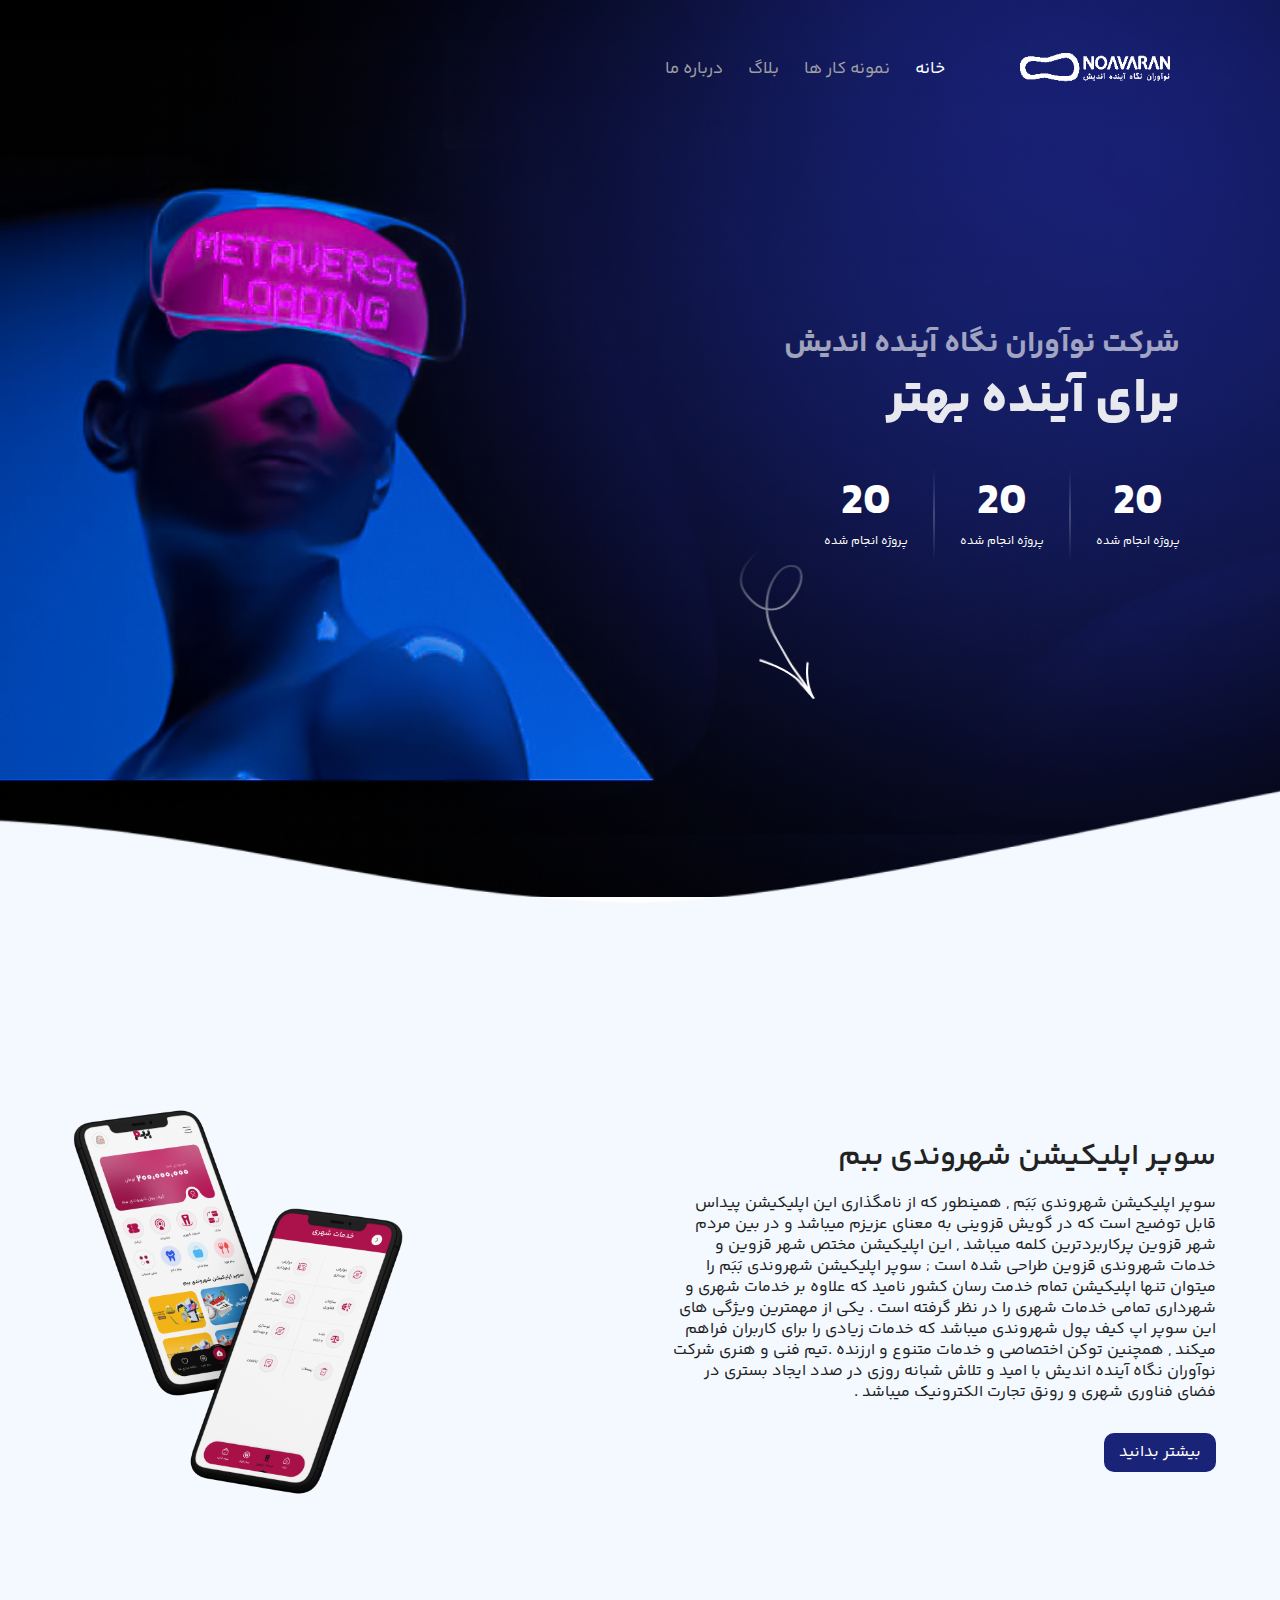
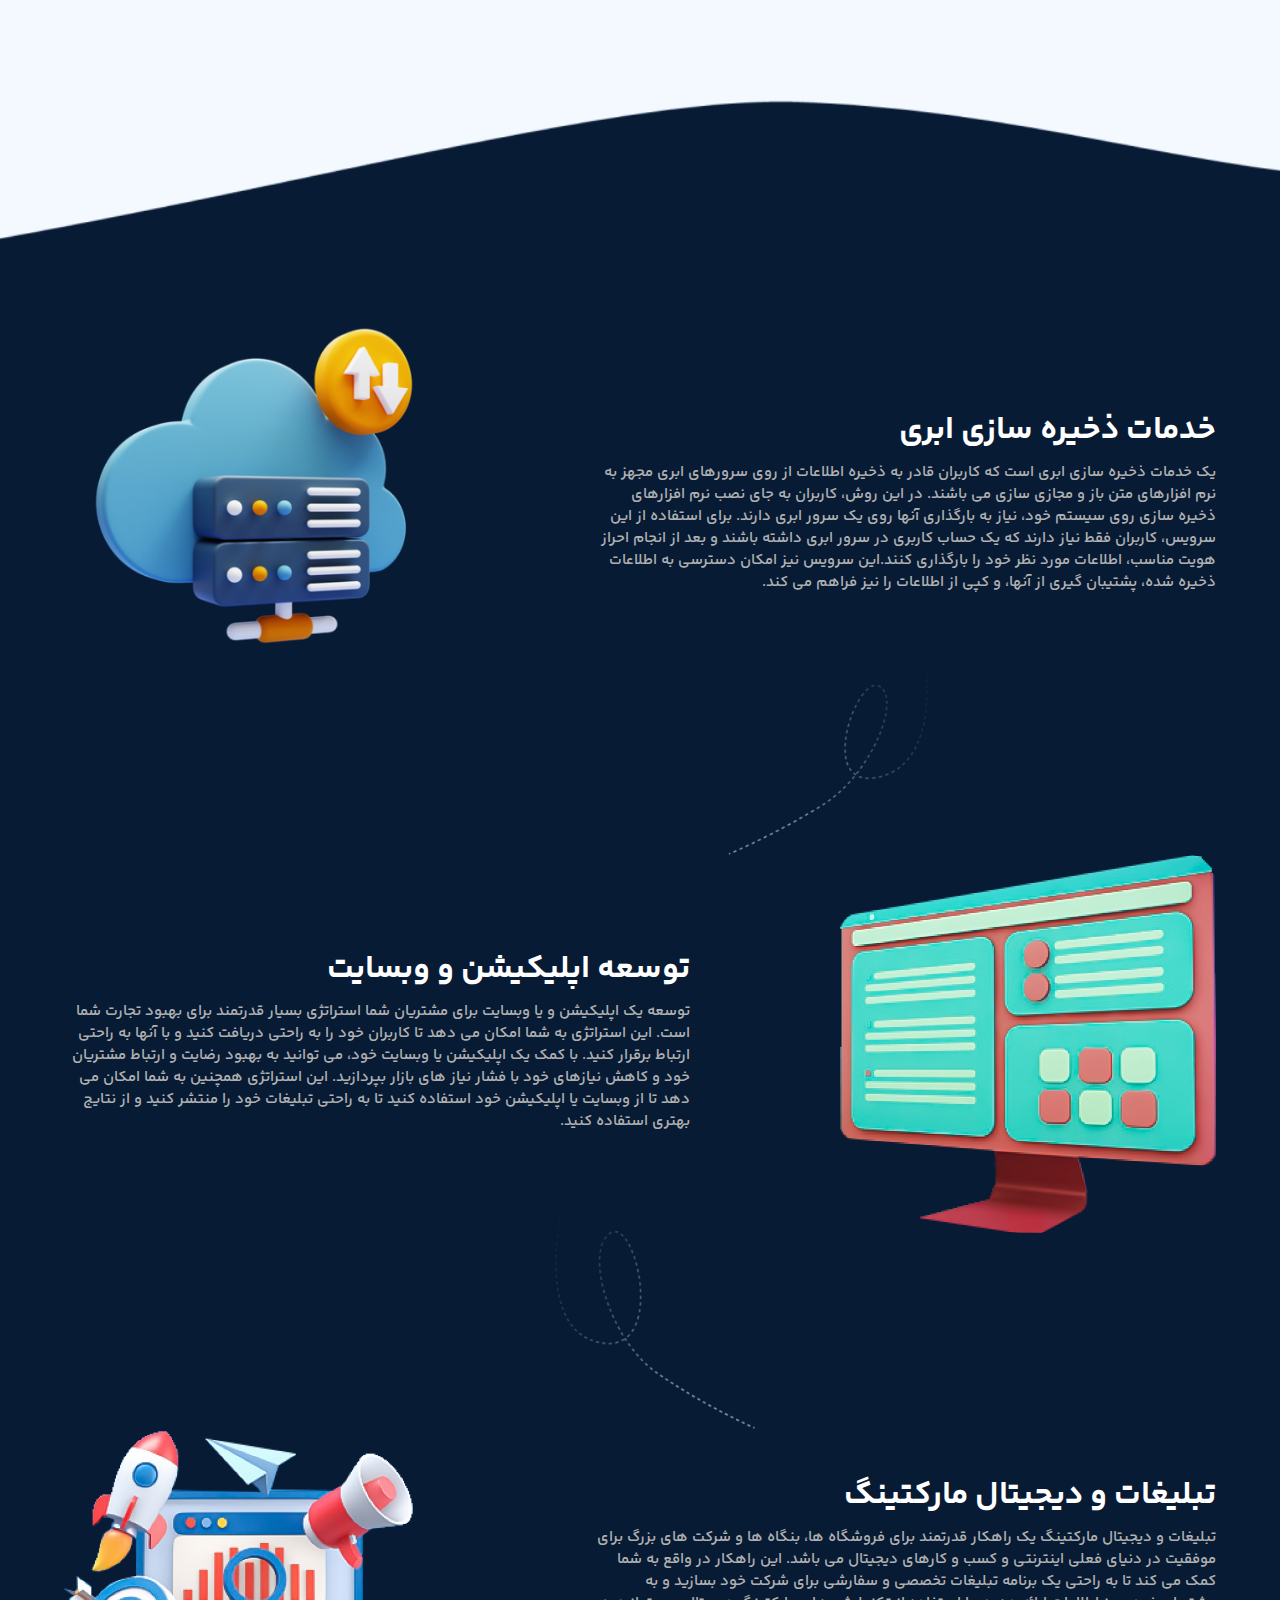
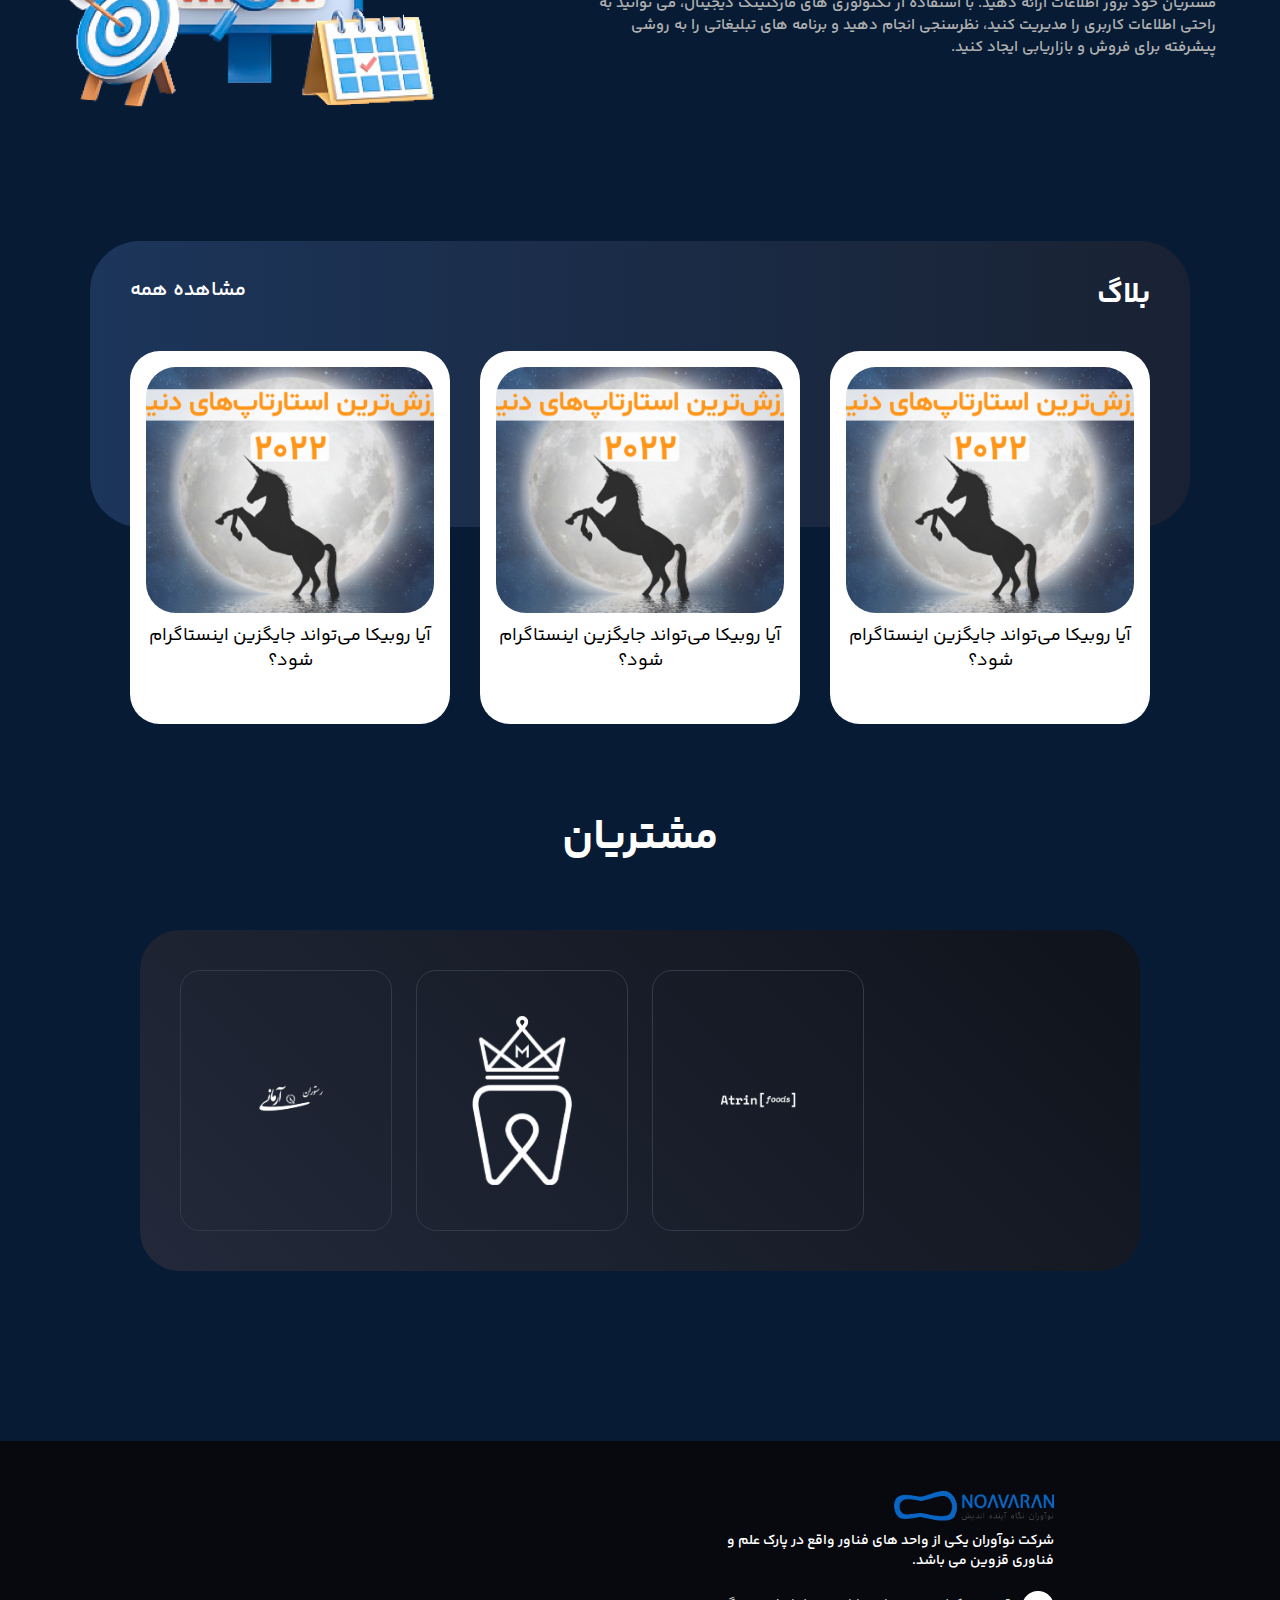
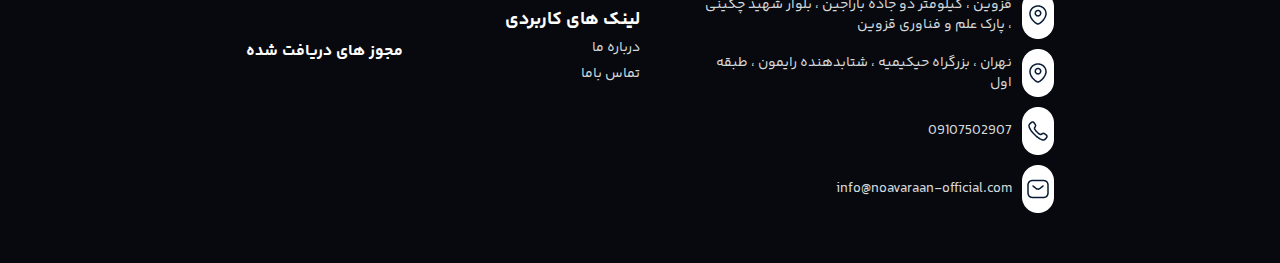
<file: index.html>
<!DOCTYPE html>
<html lang="en">
<head>
    <meta charset="UTF-8">
    <meta http-equiv="X-UA-Compatible" content="IE=edge">
    <meta name="viewport" content="width=device-width, initial-scale=1.0">
    <link rel="stylesheet" href="css/index.css">
    <link rel="stylesheet" href="css/reset.css">
    <link rel="stylesheet" type="text/css" href="slick/slick.css"/>
    <link rel="stylesheet" type="text/css" href="slick/slick-theme.css"/>
    <title>Document</title>
</head>
<body>
    <div class="nav">
        <div class="container">
            <div class="nav-wrapper">
                <nav>
                    <a href="#" class="mobile-logo" style="text-decoration: none;">
                        <div class="header-logo" style="margin: 0;">
                            <img src="images/logo.png">
                        </div>
                    </a>
                    <div class="nav-icon" onclick="navshow()">
                        <svg xmlns="http://www.w3.org/2000/svg" width="24" height="24"  viewBox="0 0 24 24" fill="none" stroke="currentColor"   stroke-width="2" stroke-linecap="round" stroke-linejoin="round">
                            <line x1="3" y1="12" x2="21" y2="12" />
                            <line x1="3" y1="6" x2="21" y2="6" />
                            <line x1="3" y1="18" x2="21" y2="18" />
                        </svg>
                    </div>
                    <div class="nav-overlay" onclick="navclose()" id="nav-overlay"></div>
                    <ul class="nav-list" id="nav-list">
                        <div class="nav-close" onclick="navclose()">
                            <svg xmlns="http://www.w3.org/2000/svg" width="24" height="24" viewBox="0 0 24 24" fill="none" stroke="currentColor" stroke-width="2" stroke-linecap="round" stroke-linejoin="round">
                                <line x1="18" y1="6" x2="6" y2="18" />
                                <line x1="6" y1="6" x2="18" y2="18" />
                            </svg>
                        </div>
                        <div class="nav-list-wrapper">
                            <li>
                                <a href="#" class="nav-link" style="text-decoration: none;">
                                    <div class="header-logo">
                                        <img src="images/logo.png">
                                    </div>
                                </a>
                            </li>
                            <li>
                                <a href="index.html"class="nav-link active" style="text-decoration: none;">خانه</a>
                            </li>
                            <li>
                                <a href="sample.html"class="nav-link " style="text-decoration: none;">نمونه کار ها</a>
                            </li>
                            <li>
                                <a href="blog.html"class="nav-link " style="text-decoration: none;">بلاگ</a>
                            </li>
                            <li>
                                <a href="about.html" class="nav-link" style="text-decoration: none;">درباره ما</a>
                            </li>
                            <!-- <li class="language">
                                <div class="language-wrapper">
                                    <div class="language-desc">
                                        <a>
                                            انگلیسی
                                        </a>
                                    </div>
                                    <div class="language-icon">
                                        <img src="images/united-kingdom.png">
                                    </div>
                                </div>
                            </li> -->
                        </div>
                    </ul>
                </nav>
            </div>
        </div>
    </div>



    



    <section id="hero">
        <div class="hero-wrapper">
            <div class="hero-desc">
                <h1>
                    شرکت نوآوران نگاه آینده اندیش
                </h1>
                <h2>
                    برای آینده بهتر
                </h2>
                <div class="hero-projects">
                    <div class="hero-project">
                        <div class="hero-project-desc">
                            <p class="hero-project-number num" data-value="144">
                                00
                            </p>
                            <p>
                                پروژه انجام شده
                            </p>
                        </div>
                        <div class="hero-project-desc-line">
                            <img src="images/hero-project-line.png">
                        </div>
                    </div>
                    <div class="hero-project">
                        <div class="hero-project-desc">
                            <p class="hero-project-number num" data-value="144">
                                00
                            </p>
                            <p>
                                پروژه انجام شده
                            </p>
                        </div>
                        <div class="hero-project-desc-line">
                            <img src="images/hero-project-line.png">
                        </div>
                    </div>
                    <div class="hero-project">
                        <div class="hero-project-desc">
                            <p class="hero-project-number num" data-value="144">
                                00
                            </p>
                            <p>
                                پروژه انجام شده
                            </p>
                        </div>
                    </div>
                </div>
            </div>
        </div>
    </section>
    <section id="babaam">
        <div class="babaam-wrapper">
                <div class="babaam-left">
                    <div class="babaam-left-image">
                        <img src="images/Group 40.png">
                    </div>
                </div>
                <div class="babaam-right">
                    <h2>
                        سوپر اپلیکیشن شهروندی ببم
                    </h2>
                    <p>
                        سوپر اپلیکیشن شهروندی بَبَم , همینطور که از نامگذاری این اپلیکیشن پیداس قابل توضیح است که در گویش قزوینی به معنای عزیزم میباشد و در بین مردم شهر قزوین پرکاربردترین کلمه میباشد , این اپلیکیشن مختص شهر قزوین و خدمات شهروندی قزوین طراحی شده است ; سوپر اپلیکیشن شهروندی بَبَم را میتوان تنها اپلیکیشن تمام خدمت رسان کشور نامید که علاوه بر خدمات شهری و شهرداری تمامی خدمات شهری را در نظر گرفته است . یکی از مهمترین ویژگی های این سوپر اپ کیف پول شهروندی میباشد که خدمات زیادی را برای کاربران فراهم میکند , همچنین توکن اختصاصی و خدمات متنوع و ارزنده .تیم فنی و هنری شرکت نوآوران نگاه آینده اندیش با امید و تلاش شبانه روزی در صدد ایجاد بستری در فضای فناوری شهری و رونق تجارت الکترونیک میباشد .

                    </p>
                    <a href="#" class="babaam-button">
                        بیشتر بدانید
                    </a>
                </div>
        </div>
    </section>


    <section id="services" style="background: #071b35;">
        <div class="service-desc-wrapper">
            <div class="service-desc-right">
                <div class="service-desc-right-left">
                    <img src="images/service-cloud.png">
                </div>
                <div class="service-desc-right-right">
                    <h2>
                        خدمات ذخیره سازی ابری
                    </h2>
                    <p>
                        یک خدمات ذخیره سازی ابری است که کاربران قادر به ذخیره اطلاعات از روی سرورهای ابری مجهز به نرم افزارهای متن باز و مجازی سازی می باشند. در این روش، کاربران به جای نصب نرم افزارهای ذخیره سازی روی سیستم خود، نیاز به بارگذاری آنها روی یک سرور ابری دارند. برای استفاده از این سرویس، کاربران فقط نیاز دارند که یک حساب کاربری در سرور ابری داشته باشند و بعد از انجام احراز هویت مناسب، اطلاعات مورد نظر خود را بارگذاری کنند.این سرویس نیز امکان دسترسی به اطلاعات ذخیره شده، پشتیبان گیری از آنها، و کپی از اطلاعات را نیز فراهم می کند.
                    </p>
                </div>
            </div>
            <div class="service-first-line">
                <img src="images/service-first-line.png">
            </div>
            <div class="service-desc-right left">
                <div class="service-desc-right-right">
                    <h2>
                        توسعه اپلیکیشن و وبسایت
                    </h2>
                    <p>
                        توسعه یک اپلیکیشن و یا وبسایت برای مشتریان شما استراتژی بسیار قدرتمند برای بهبود تجارت شما است. این استراتژی به شما امکان می دهد تا کاربران خود را به راحتی دریافت کنید و با آنها به راحتی ارتباط برقرار کنید. با کمک یک اپلیکیشن یا وبسایت خود، می توانید به بهبود رضایت و ارتباط مشتریان خود و کاهش نیازهای خود با فشار نیاز های بازار بپردازید. این استراتژی همچنین به شما امکان می دهد تا از وبسایت یا اپلیکیشن خود استفاده کنید تا به راحتی تبلیغات خود را منتشر کنید و از نتایج بهتری استفاده کنید.
                    </p>
                </div>
                <div class="service-desc-right-left">
                    <img src="images/service-site.png">
                </div>
            </div>
            <div class="service-second-line">
                <img src="images/service-second-line.png">
            </div>
            <div class="service-desc-right">
                <div class="service-desc-right-left">
                    <img src="images/service-market.png">
                </div>
                <div class="service-desc-right-right">
                    <h2>
                        تبلیغات و دیجیتال مارکتینگ
                    </h2>
                    <p>
                        تبلیغات و دیجیتال مارکتینگ یک راهکار قدرتمند برای فروشگاه ها، بنگاه ها و شرکت های بزرگ برای موفقیت در دنیای فعلی اینترنتی و کسب و کارهای دیجیتال می باشد. این راهکار در واقع به شما کمک می کند تا به راحتی یک برنامه تبلیغات تخصصی و سفارشی برای شرکت خود بسازید و به مشتریان خود بروز اطلاعات ارائه دهید. با استفاده از تکنولوژی های مارکتینگ دیجیتال، می توانید به راحتی اطلاعات کاربری را مدیریت کنید، نظرسنجی انجام دهید و برنامه های تبلیغاتی را به روشی پیشرفته برای فروش و بازاریابی ایجاد کنید.
                    </p>
                </div>
            </div>
        </div>



        
        <section id="blog">
            <div class="blog-header">
                <h2>بلاگ</h2>
                <a href="#">مشاهده همه</a>
            </div>
            <div class="blog-wrapper">
                <a href="#" class="blog-item" style="text-decoration: none;">
                    <div class="blog-item-image">
                        <img src="images/Rectangle 167.png">
                    </div>
                    <div class="blog-item-desc">
                        <p>
                            آیا روبیکا می‌تواند جایگزین اینستاگرام شود؟
                        </p>
                    </div>
                </a>
                <a href="#" class="blog-item center-item" style="text-decoration: none;">
                    <div class="blog-item-image">
                        <img src="images/Rectangle 167.png">
                    </div>
                    <div class="blog-item-desc">
                        <p>
                            آیا روبیکا می‌تواند جایگزین اینستاگرام شود؟
                        </p>
                    </div>
                </a>
                <a href="#" class="blog-item" style="text-decoration: none;">
                    <div class="blog-item-image">
                        <img src="images/Rectangle 167.png">
                    </div>
                    <div class="blog-item-desc">
                        <p>
                            آیا روبیکا می‌تواند جایگزین اینستاگرام شود؟
                        </p>
                    </div>
                </a>
            </div>
        </section>
       




        <section id="customer">
            <div class="customer-header">
                <h2>
                    مشتریان
                </h2>
            </div>
            <div class="customer-wrapper">
                <div class="customer-item">
                    <div class="customer-image">
                        <img src="images/Logos/armani.png">
                    </div>
                </div>
                <div class="customer-item">
                    <div class="customer-image">
                        <img src="images/Logos/cus2.png">
                    </div>
                </div>
                <div class="customer-item">
                    <div class="customer-image">
                        <img src="images/Logos/cus3.png">
                    </div>
                </div>
            </div>
        </section>
    </section>







    <section id="footer">
        <div class="footer-wrapper">
            <div class="footer-back">
                <div class="footer-desc-wrapper">
                    <div class="footer-left">
                        <p>
                            مجوز های دریافت شده
                        </p>
                    </div>
                    <div class="footer-center">
                        <p>
                            لینک های کاربردی
                        </p>
                        <a href="#">
                            درباره ما
                        </a>
                        <a href="#">
                            تماس باما
                        </a>
                    </div>
                    <div class="footer-right">
                        <div class="footer-right-up">
                            <div class="footer-logo">
                                <img src="images/mzcnefjn 1.png">
                            </div>
                            <div class="footer-logo-desc">
                                <p>
                                    شرکت نوآوران یکی از واحد های فناور واقع در پارک علم و فناوری قزوین می باشد.
                                </p>
                            </div>
                        </div>
                        <div class="footer-right-down">
                            <div class="footer-right-item">
                                <div class="footer-right-item-image">
                                    <img src="images/location.png">
                                </div>
                                <p>
                                    قزوین ، کیلومتر دو جاده باراجین ، بلوار شهید چگینی ، پارک علم و فناوری قزوین
                                </p>
                            </div>
                            <div class="footer-right-item">
                                <div class="footer-right-item-image">
                                    <img src="images/location.png">
                                </div>
                                <p>
                                    نهران ، بزرگراه حیکیمیه ، شتابدهنده رایمون ، طبقه اول
                                </p>
                            </div>
                            <div class="footer-right-item">
                                <div class="footer-right-item-image">
                                    <img src="images/call.png">
                                </div>
                                <p>
                                    09107502907
                                </p>
                            </div>
                            <div class="footer-right-item">
                                <div class="footer-right-item-image">
                                    <img src="images/mail.png">
                                </div>
                                <p>
                                    info@noavaraan-official.com
                                </p>
                            </div>
                        </div>
                    </div>
                </div>
            </div>
        </div>
    </section>


    <script src="js/main.js"></script>

</body>
</html>
</file>
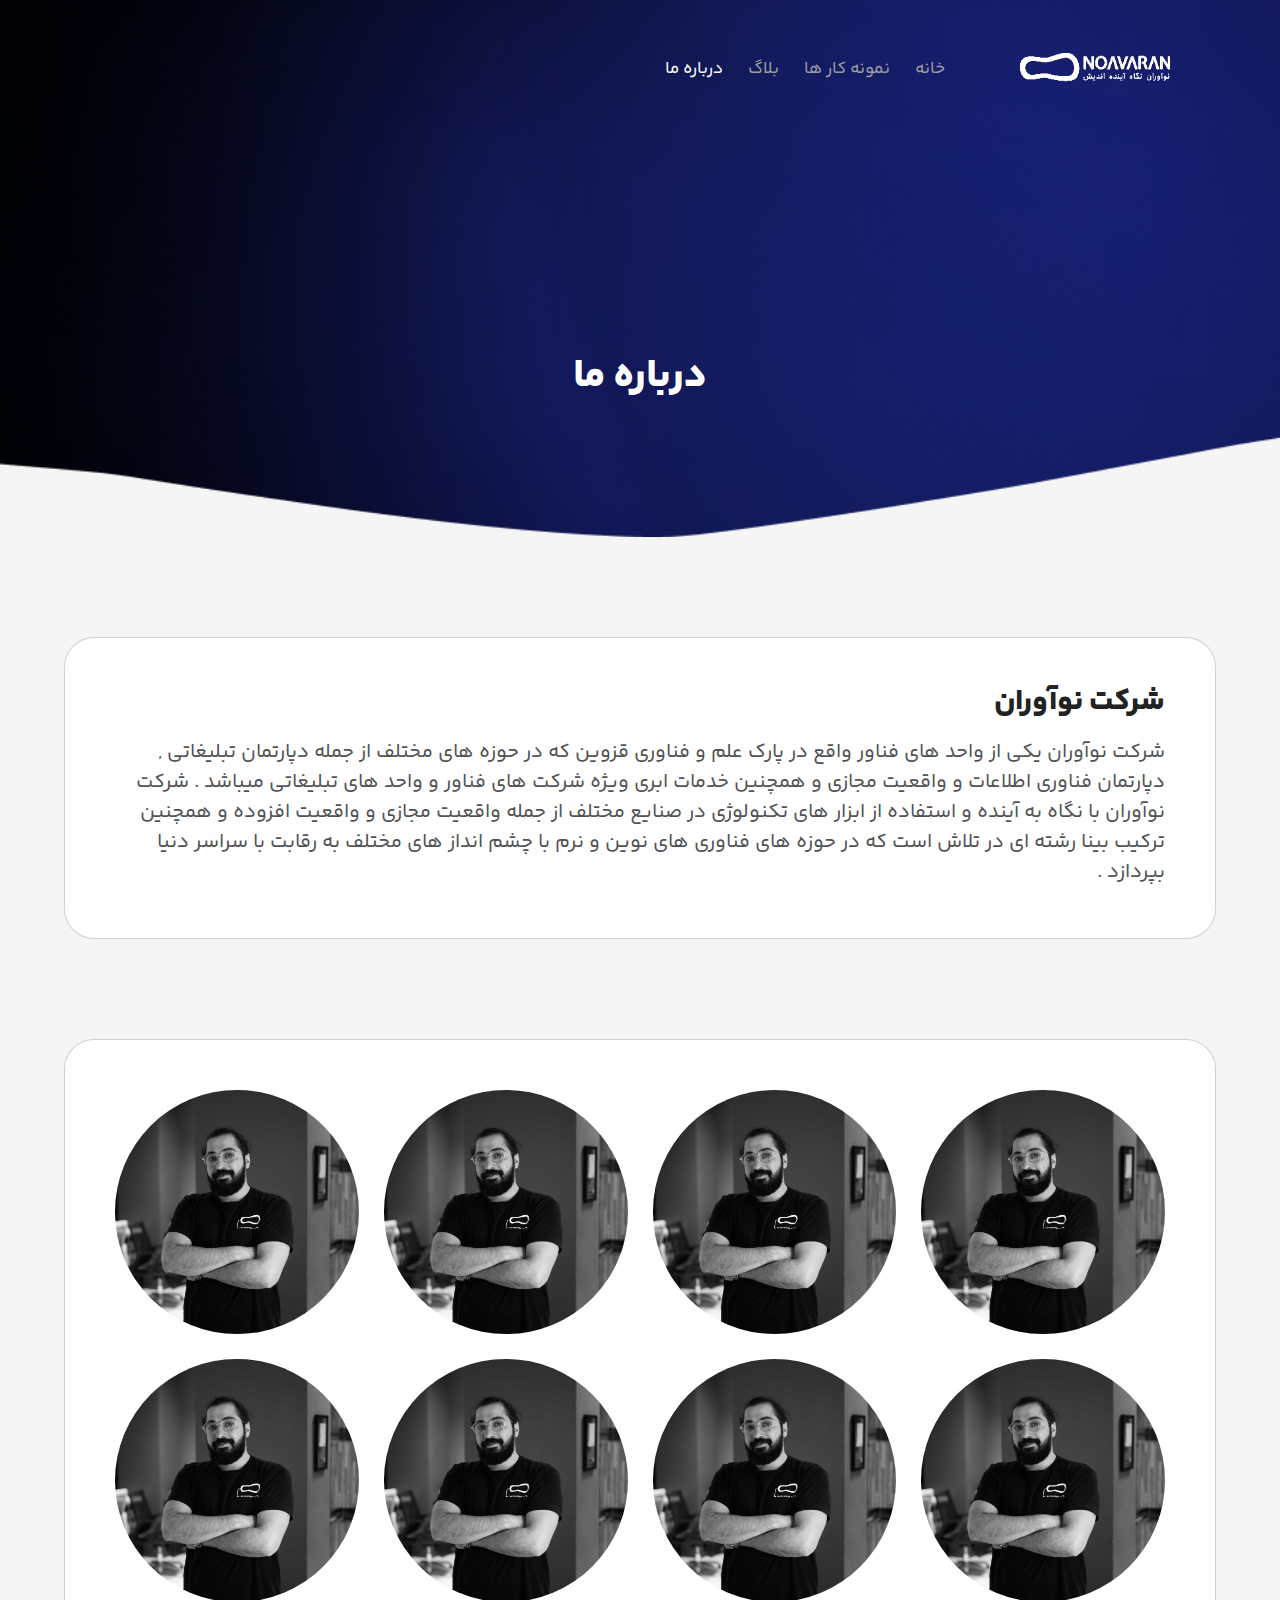
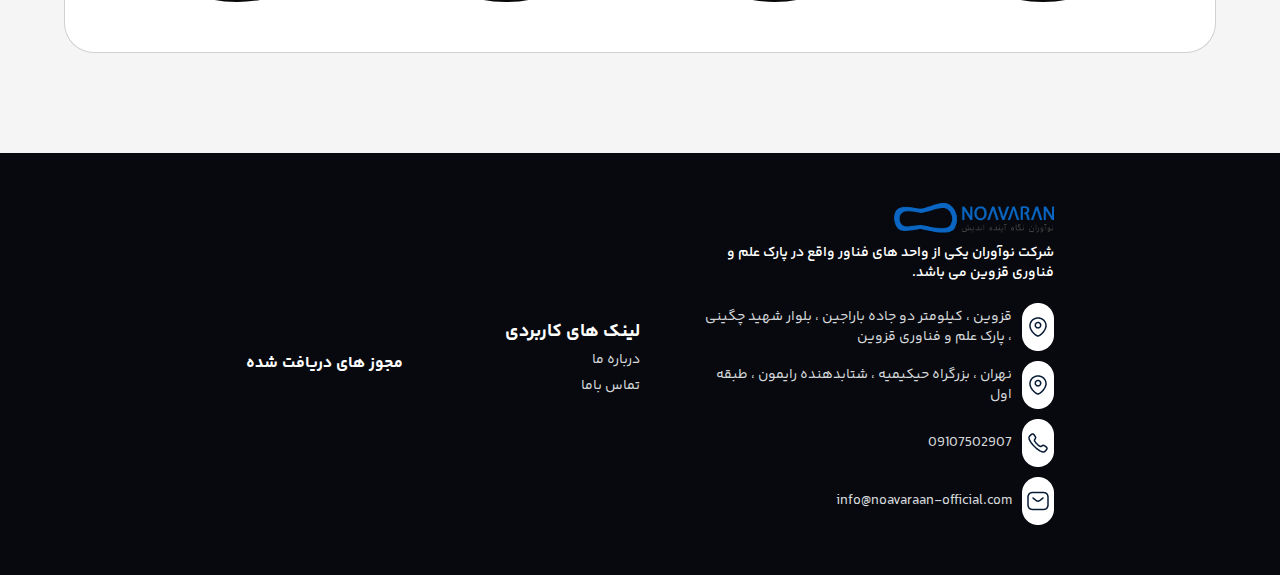
<file: about.html>
<!DOCTYPE html>
<html lang="en">
<head>
    <meta charset="UTF-8">
    <meta http-equiv="X-UA-Compatible" content="IE=edge">
    <meta name="viewport" content="width=device-width, initial-scale=1.0">
    <link rel="stylesheet" href="css/index.css">
    <link rel="stylesheet" href="css/reset.css">
    <script src="js/main.js"></script>
    <title>Document</title>
</head>
<body style="background: #f5f5f5;">



    <div class="nav">
        <div class="container">
            <div class="nav-wrapper">
                <nav>
                    <div class="nav-icon" onclick="navshow()">
                        <svg xmlns="http://www.w3.org/2000/svg" width="24" height="24"  viewBox="0 0 24 24" fill="none" stroke="currentColor"   stroke-width="2" stroke-linecap="round" stroke-linejoin="round">
                            <line x1="3" y1="12" x2="21" y2="12" />
                            <line x1="3" y1="6" x2="21" y2="6" />
                            <line x1="3" y1="18" x2="21" y2="18" />
                        </svg>
                    </div>
                    <div class="nav-overlay" onclick="navclose()" id="nav-overlay"></div>
                    <ul class="nav-list" id="nav-list">
                        <div class="nav-close" onclick="navclose()">
                            <svg xmlns="http://www.w3.org/2000/svg" width="24" height="24" viewBox="0 0 24 24" fill="none" stroke="currentColor" stroke-width="2" stroke-linecap="round" stroke-linejoin="round">
                                <line x1="18" y1="6" x2="6" y2="18" />
                                <line x1="6" y1="6" x2="18" y2="18" />
                            </svg>
                        </div>
                        <div class="nav-list-wrapper">
                            <li>
                                <a href="#" class="nav-link" style="text-decoration: none;">
                                    <div class="header-logo">
                                        <img src="images/logo.png">
                                    </div>
                                </a>
                            </li>
                            <li>
                                <a href="index.html"class="nav-link" style="text-decoration: none;">خانه</a>
                            </li>
                            <li>
                                <a href="sample.html"class="nav-link " style="text-decoration: none;">نمونه کار ها</a>
                            </li>
                            <li>
                                <a href="blog.html"class="nav-link " style="text-decoration: none;">بلاگ</a>
                            </li>
                            <li>
                                <a href="about.html" class="nav-link active" style="text-decoration: none;">درباره ما</a>
                            </li>
                            <!-- <li class="language">
                                <div class="language-wrapper">
                                    <div class="language-desc">
                                        <a>
                                            انگلیسی
                                        </a>
                                    </div>
                                    <div class="language-icon">
                                        <img src="images/united-kingdom.png">
                                    </div>
                                </div>
                            </li> -->
                        </div>
                    </ul>
                </nav>
            </div>
        </div>
    </div>


    <section id="other-page-hero">
        <div class="other-page-hero-desc">
            <h2>
                درباره ما
            </h2>
        </div>
    </section>


    
    <section id="about-company">
        <div class="about-company-wrapper">
            <div class="about-company-desc">
                <h2>
                    شرکت نوآوران
                </h2>
                <p>
                    شرکت نوآوران یکی از واحد های فناور واقع در پارک علم و فناوری قزوین که در حوزه های مختلف از جمله دپارتمان تبلیغاتی , دپارتمان فناوری اطلاعات و واقعیت مجازی و همچنین خدمات ابری ویژه شرکت های فناور و واحد های تبلیغاتی میباشد . شرکت نوآوران با نگاه به آینده و استفاده از ابزار های تکنولوژی در صنایع مختلف از جمله واقعیت مجازی و واقعیت افزوده و همچنین ترکیب بینا رشته ای در تلاش است که در حوزه های فناوری های نوین و نرم با چشم انداز های مختلف به رقابت با سراسر دنیا بپردازد .
                </p>
            </div>
        </div>
    </section>
    <section id="team">
        <div class="team-wrapper">
            <div class="team-item">
                <div class="team-item-image">
                    <img src="images/mohammad.jpg">
                    <div class="team-image-overlay">
                        <p>
                            محمد پیله چی
                        </p>
                    </div>
                </div>
            </div>
            <div class="team-item">
                <div class="team-item-image">
                    <img src="images/mohammad.jpg">
                    <div class="team-image-overlay">
                        <p>
                            محمد پیله چی
                        </p>
                    </div>
                </div>
            </div>
            <div class="team-item">
                <div class="team-item-image">
                    <img src="images/mohammad.jpg">
                    <div class="team-image-overlay">
                        <p>
                            محمد پیله چی
                        </p>
                    </div>
                </div>
            </div>
            <div class="team-item">
                <div class="team-item-image">
                    <img src="images/mohammad.jpg">
                    <div class="team-image-overlay">
                        <p>
                            محمد پیله چی
                        </p>
                    </div>
                </div>
            </div>
            <div class="team-item">
                <div class="team-item-image">
                    <img src="images/mohammad.jpg">
                    <div class="team-image-overlay">
                        <p>
                            محمد پیله چی
                        </p>
                    </div>
                </div>
            </div>
            <div class="team-item">
                <div class="team-item-image">
                    <img src="images/mohammad.jpg">
                    <div class="team-image-overlay">
                        <p>
                            محمد پیله چی
                        </p>
                    </div>
                </div>
            </div>
            <div class="team-item">
                <div class="team-item-image">
                    <img src="images/mohammad.jpg">
                    <div class="team-image-overlay">
                        <p>
                            محمد پیله چی
                        </p>
                    </div>
                </div>
            </div>
            <div class="team-item">
                <div class="team-item-image">
                    <img src="images/mohammad.jpg">
                    <div class="team-image-overlay">
                        <p>
                            محمد پیله چی
                        </p>
                    </div>
                </div>
            </div>
        </div>
    </section>



    <!-- <section id="go-up">
        <div class="go-up-bottom">
            <img src="images/Frame 2.png">
        </div>
    </section> -->



    <section id="footer">
        <div class="footer-wrapper">
            <div class="footer-back">
                <div class="footer-desc-wrapper">
                    <div class="footer-left">
                        <p>
                            مجوز های دریافت شده
                        </p>
                    </div>
                    <div class="footer-center">
                        <p>
                            لینک های کاربردی
                        </p>
                        <a href="#">
                            درباره ما
                        </a>
                        <a href="#">
                            تماس باما
                        </a>
                    </div>
                    <div class="footer-right">
                        <div class="footer-right-up">
                            <div class="footer-logo">
                                <img src="images/mzcnefjn 1.png">
                            </div>
                            <div class="footer-logo-desc">
                                <p>
                                    شرکت نوآوران یکی از واحد های فناور واقع در پارک علم و فناوری قزوین می باشد.
                                </p>
                            </div>
                        </div>
                        <div class="footer-right-down">
                            <div class="footer-right-item">
                                <div class="footer-right-item-image">
                                    <img src="images/location.png">
                                </div>
                                <p>
                                    قزوین ، کیلومتر دو جاده باراجین ، بلوار شهید چگینی ، پارک علم و فناوری قزوین
                                </p>
                            </div>
                            <div class="footer-right-item">
                                <div class="footer-right-item-image">
                                    <img src="images/location.png">
                                </div>
                                <p>
                                    نهران ، بزرگراه حیکیمیه ، شتابدهنده رایمون ، طبقه اول
                                </p>
                            </div>
                            <div class="footer-right-item">
                                <div class="footer-right-item-image">
                                    <img src="images/call.png">
                                </div>
                                <p>
                                    09107502907
                                </p>
                            </div>
                            <div class="footer-right-item">
                                <div class="footer-right-item-image">
                                    <img src="images/mail.png">
                                </div>
                                <p>
                                    info@noavaraan-official.com
                                </p>
                            </div>
                        </div>
                    </div>
                </div>
            </div>
        </div>
    </section>


    <script src="js/main.js"></script>
</body>
</html>
</file>
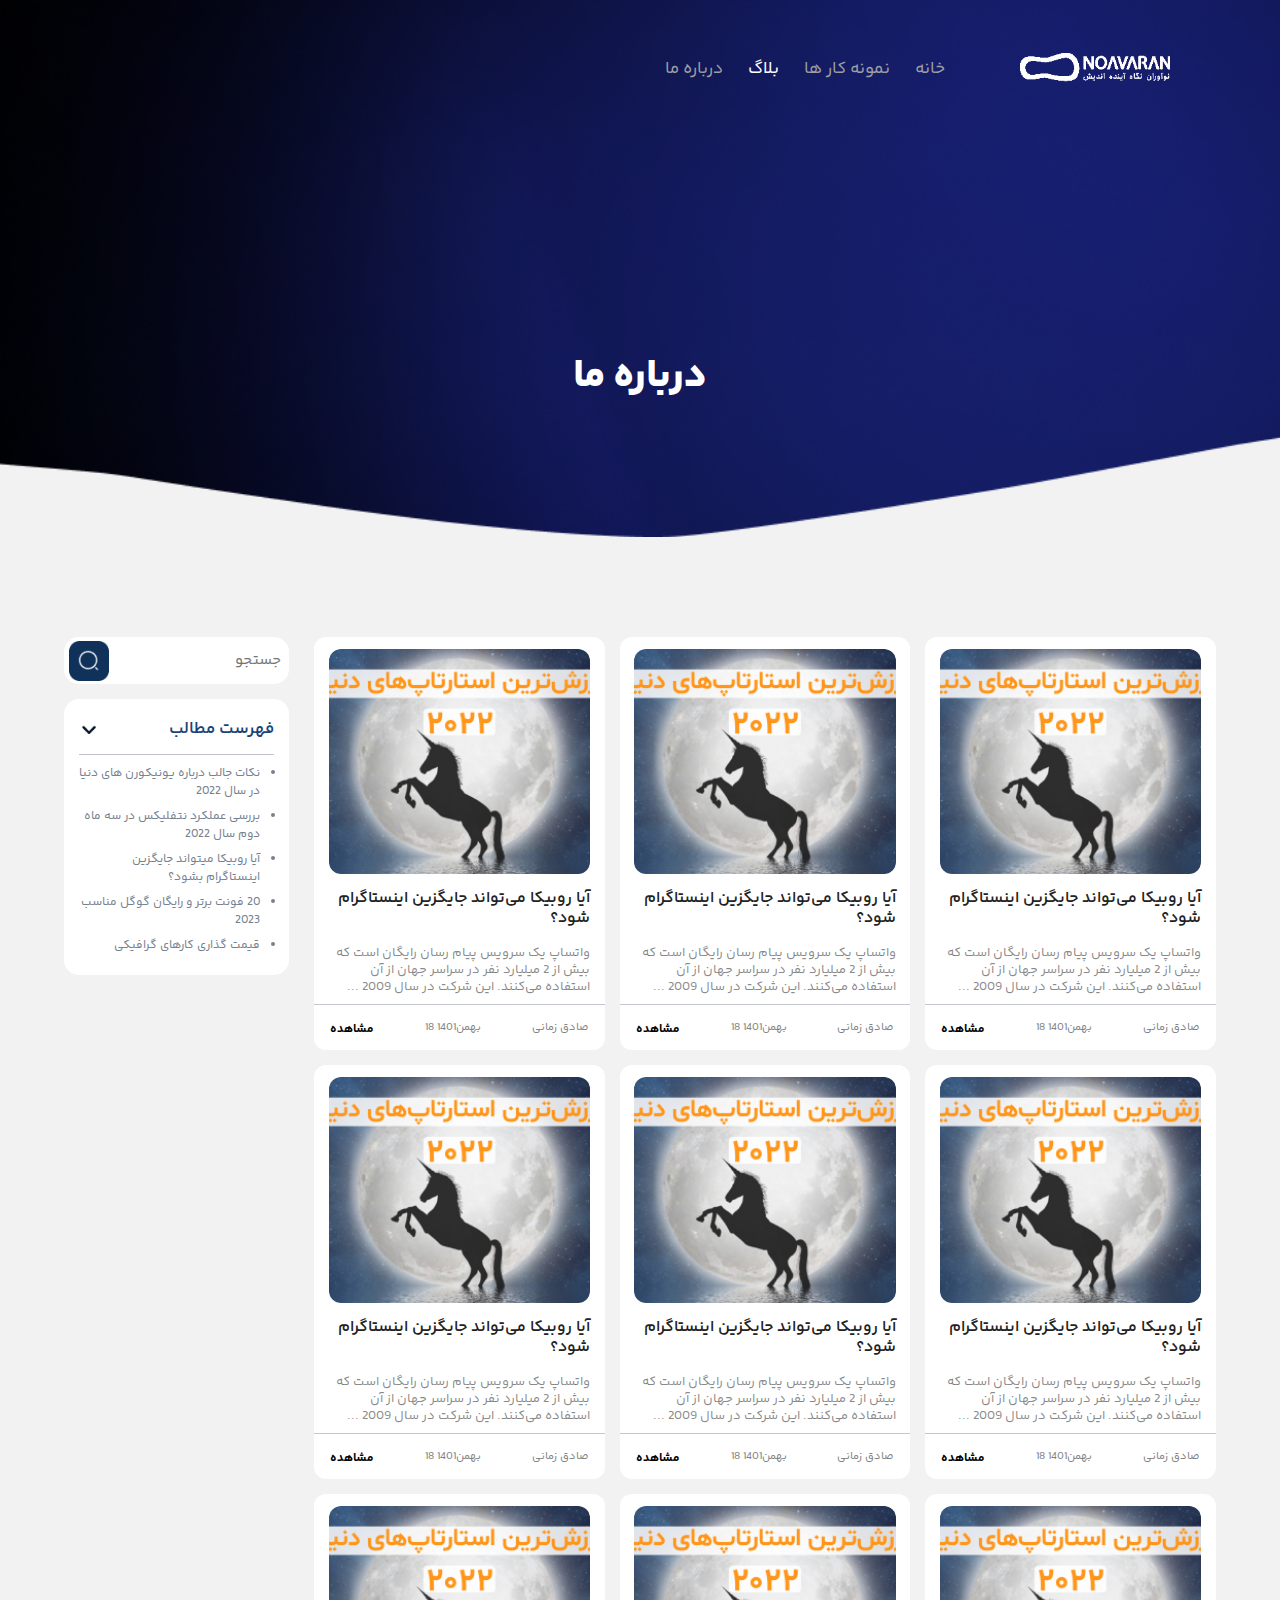
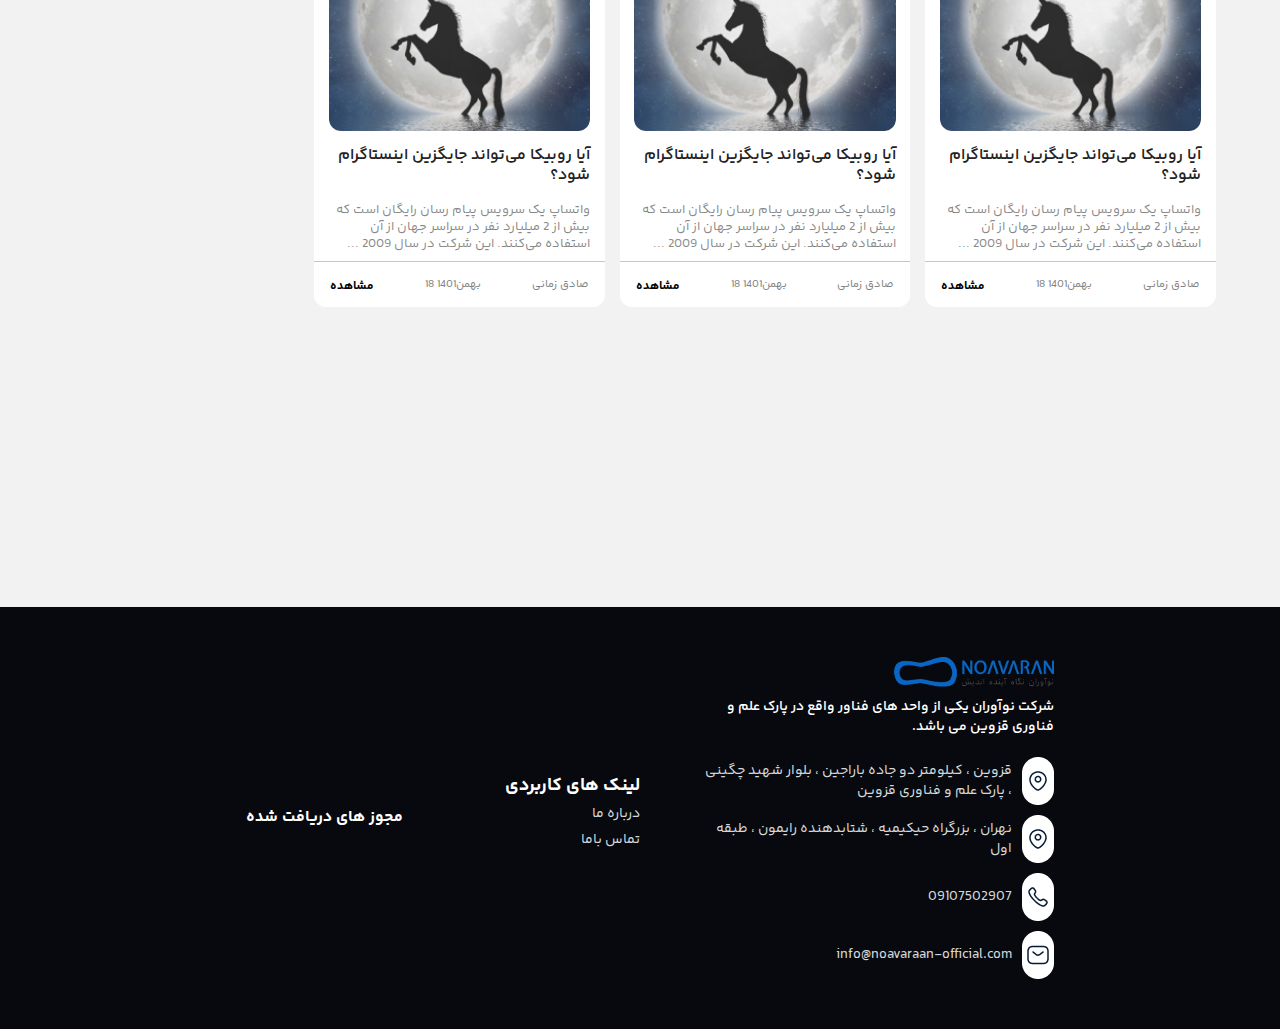
<file: blog.html>
<!DOCTYPE html>
<html lang="en">
<head>
    <meta charset="UTF-8">
    <meta http-equiv="X-UA-Compatible" content="IE=edge">
    <meta name="viewport" content="width=device-width, initial-scale=1.0">
    <link rel="stylesheet" href="css/reset.css">
    <link rel="stylesheet" href="css/index.css">
    <script src="js/main.js"></script>
    <title>Document</title>
</head>
<body style="background:#f2f2f2;">
    <div class="nav">
        <div class="container">
            <div class="nav-wrapper">
                <nav>
                    <div class="nav-icon" onclick="navshow()">
                        <svg xmlns="http://www.w3.org/2000/svg" width="24" height="24"  viewBox="0 0 24 24" fill="none" stroke="currentColor"   stroke-width="2" stroke-linecap="round" stroke-linejoin="round">
                            <line x1="3" y1="12" x2="21" y2="12" />
                            <line x1="3" y1="6" x2="21" y2="6" />
                            <line x1="3" y1="18" x2="21" y2="18" />
                        </svg>
                    </div>
                    <div class="nav-overlay" onclick="navclose()" id="nav-overlay"></div>
                    <ul class="nav-list" id="nav-list">
                        <div class="nav-close" onclick="navclose()">
                            <svg xmlns="http://www.w3.org/2000/svg" width="24" height="24" viewBox="0 0 24 24" fill="none" stroke="currentColor" stroke-width="2" stroke-linecap="round" stroke-linejoin="round">
                                <line x1="18" y1="6" x2="6" y2="18" />
                                <line x1="6" y1="6" x2="18" y2="18" />
                            </svg>
                        </div>
                        <div class="nav-list-wrapper">
                            <li>
                                <a href="#" class="nav-link" style="text-decoration: none;">
                                    <div class="header-logo">
                                        <img src="images/logo.png">
                                    </div>
                                </a>
                            </li>
                            <li>
                                <a href="index.html"class="nav-link" style="text-decoration: none;">خانه</a>
                            </li>
                            <li>
                                <a href="sample.html"class="nav-link " style="text-decoration: none;">نمونه کار ها</a>
                            </li>
                            <li>
                                <a href="blog.html"class="nav-link active" style="text-decoration: none;">بلاگ</a>
                            </li>
                            <li>
                                <a href="about.html" class="nav-link" style="text-decoration: none;">درباره ما</a>
                            </li>
                            <!-- <li class="language">
                                <div class="language-wrapper">
                                    <div class="language-desc">
                                        <a>
                                            انگلیسی
                                        </a>
                                    </div>
                                    <div class="language-icon">
                                        <img src="images/united-kingdom.png">
                                    </div>
                                </div>
                            </li> -->
                        </div>
                    </ul>
                </nav>
            </div>
        </div>
    </div>



    <section id="other-page-hero">
        <div class="other-page-hero-desc">
            <h2>
                درباره ما
            </h2>
        </div>
    </section>







    <section id="blog-page" style="margin-bottom: 300px;">
        <div class="blog-page-wrapper">
            <div class="blog-page-left">
                <form class="blog-page-search">
                    <input type="text" placeholder="جستجو">
                    <img src="images/blog-page-search.png">
                </form>
                <div class="blog-page-select">
                    <div class="blog-page-select-header">
                        <p>
                            فهرست مطالب
                        </p>
                        <img src="images/up-arrow.png" class="none">
                        <img src="images/down-arrow.png">
                    </div>
                    <div class="blog-page-select-items">
                        <ul>
                            <li>نکات جالب درباره یونیکورن های دنیا در سال 2022</li>
                            <li>بررسی عملکرد نتفلیکس در سه ماه دوم سال 2022</li>
                            <li>آیا روبیکا میتواند جایگزین اینستاگرام بشود؟</li>
                            <li>20 فونت برتر و رایگان گوگل مناسب 2023</li>
                            <li>قیمت گذاری کارهای گرافیکی</li>
                        </ul>
                    </div>
                </div>
            </div>
            <div class="blog-page-right">
                <div class="blog-page-right-wrapper">
                    <div class="blog-page-right-item">
                        <div class="blog-page-item-image">
                            <img src="images/blog-image.png">
                        </div>
                        <div class="blog-item-header">
                            <h2>
                                آیا روبیکا می‌تواند جایگزین اینستاگرام شود؟
                            </h2>
                        </div>
                        <div class="blog-item-desc">
                            <p>
                                واتساپ یک سرویس پیام رسان رایگان است که بیش از 2 میلیارد نفر در سراسر جهان از آن استفاده می‌کنند. این شرکت در سال 2009 ...
                            </p>
                        </div>
                        <div class="blog-item-footer">
                            <div class="blog-item-footer-name">
                                صادق زمانی
                            </div>
                            <div class="blog-item-footer-time">
                                18 بهمن1401
                            </div>
                            <div class="blog-item-footer-link">
                                <a href="#">
                                    مشاهده
                                </a>
                            </div>
                        </div>
                    </div>
                    <div class="blog-page-right-item">
                        <div class="blog-page-item-image">
                            <img src="images/blog-image.png">
                        </div>
                        <div class="blog-item-header">
                            <h2>
                                آیا روبیکا می‌تواند جایگزین اینستاگرام شود؟
                            </h2>
                        </div>
                        <div class="blog-item-desc">
                            <p>
                                واتساپ یک سرویس پیام رسان رایگان است که بیش از 2 میلیارد نفر در سراسر جهان از آن استفاده می‌کنند. این شرکت در سال 2009 ...
                            </p>
                        </div>
                        <div class="blog-item-footer">
                            <div class="blog-item-footer-name">
                                صادق زمانی
                            </div>
                            <div class="blog-item-footer-time">
                                18 بهمن1401
                            </div>
                            <div class="blog-item-footer-link">
                                <a href="#">
                                    مشاهده
                                </a>
                            </div>
                        </div>
                    </div>
                    <div class="blog-page-right-item">
                        <div class="blog-page-item-image">
                            <img src="images/blog-image.png">
                        </div>
                        <div class="blog-item-header">
                            <h2>
                                آیا روبیکا می‌تواند جایگزین اینستاگرام شود؟
                            </h2>
                        </div>
                        <div class="blog-item-desc">
                            <p>
                                واتساپ یک سرویس پیام رسان رایگان است که بیش از 2 میلیارد نفر در سراسر جهان از آن استفاده می‌کنند. این شرکت در سال 2009 ...
                            </p>
                        </div>
                        <div class="blog-item-footer">
                            <div class="blog-item-footer-name">
                                صادق زمانی
                            </div>
                            <div class="blog-item-footer-time">
                                18 بهمن1401
                            </div>
                            <div class="blog-item-footer-link">
                                <a href="#">
                                    مشاهده
                                </a>
                            </div>
                        </div>
                    </div>
                    <div class="blog-page-right-item">
                        <div class="blog-page-item-image">
                            <img src="images/blog-image.png">
                        </div>
                        <div class="blog-item-header">
                            <h2>
                                آیا روبیکا می‌تواند جایگزین اینستاگرام شود؟
                            </h2>
                        </div>
                        <div class="blog-item-desc">
                            <p>
                                واتساپ یک سرویس پیام رسان رایگان است که بیش از 2 میلیارد نفر در سراسر جهان از آن استفاده می‌کنند. این شرکت در سال 2009 ...
                            </p>
                        </div>
                        <div class="blog-item-footer">
                            <div class="blog-item-footer-name">
                                صادق زمانی
                            </div>
                            <div class="blog-item-footer-time">
                                18 بهمن1401
                            </div>
                            <div class="blog-item-footer-link">
                                <a href="#">
                                    مشاهده
                                </a>
                            </div>
                        </div>
                    </div>
                    <div class="blog-page-right-item">
                        <div class="blog-page-item-image">
                            <img src="images/blog-image.png">
                        </div>
                        <div class="blog-item-header">
                            <h2>
                                آیا روبیکا می‌تواند جایگزین اینستاگرام شود؟
                            </h2>
                        </div>
                        <div class="blog-item-desc">
                            <p>
                                واتساپ یک سرویس پیام رسان رایگان است که بیش از 2 میلیارد نفر در سراسر جهان از آن استفاده می‌کنند. این شرکت در سال 2009 ...
                            </p>
                        </div>
                        <div class="blog-item-footer">
                            <div class="blog-item-footer-name">
                                صادق زمانی
                            </div>
                            <div class="blog-item-footer-time">
                                18 بهمن1401
                            </div>
                            <div class="blog-item-footer-link">
                                <a href="#">
                                    مشاهده
                                </a>
                            </div>
                        </div>
                    </div>
                    <div class="blog-page-right-item">
                        <div class="blog-page-item-image">
                            <img src="images/blog-image.png">
                        </div>
                        <div class="blog-item-header">
                            <h2>
                                آیا روبیکا می‌تواند جایگزین اینستاگرام شود؟
                            </h2>
                        </div>
                        <div class="blog-item-desc">
                            <p>
                                واتساپ یک سرویس پیام رسان رایگان است که بیش از 2 میلیارد نفر در سراسر جهان از آن استفاده می‌کنند. این شرکت در سال 2009 ...
                            </p>
                        </div>
                        <div class="blog-item-footer">
                            <div class="blog-item-footer-name">
                                صادق زمانی
                            </div>
                            <div class="blog-item-footer-time">
                                18 بهمن1401
                            </div>
                            <div class="blog-item-footer-link">
                                <a href="#">
                                    مشاهده
                                </a>
                            </div>
                        </div>
                    </div>
                    <div class="blog-page-right-item">
                        <div class="blog-page-item-image">
                            <img src="images/blog-image.png">
                        </div>
                        <div class="blog-item-header">
                            <h2>
                                آیا روبیکا می‌تواند جایگزین اینستاگرام شود؟
                            </h2>
                        </div>
                        <div class="blog-item-desc">
                            <p>
                                واتساپ یک سرویس پیام رسان رایگان است که بیش از 2 میلیارد نفر در سراسر جهان از آن استفاده می‌کنند. این شرکت در سال 2009 ...
                            </p>
                        </div>
                        <div class="blog-item-footer">
                            <div class="blog-item-footer-name">
                                صادق زمانی
                            </div>
                            <div class="blog-item-footer-time">
                                18 بهمن1401
                            </div>
                            <div class="blog-item-footer-link">
                                <a href="#">
                                    مشاهده
                                </a>
                            </div>
                        </div>
                    </div>
                    <div class="blog-page-right-item">
                        <div class="blog-page-item-image">
                            <img src="images/blog-image.png">
                        </div>
                        <div class="blog-item-header">
                            <h2>
                                آیا روبیکا می‌تواند جایگزین اینستاگرام شود؟
                            </h2>
                        </div>
                        <div class="blog-item-desc">
                            <p>
                                واتساپ یک سرویس پیام رسان رایگان است که بیش از 2 میلیارد نفر در سراسر جهان از آن استفاده می‌کنند. این شرکت در سال 2009 ...
                            </p>
                        </div>
                        <div class="blog-item-footer">
                            <div class="blog-item-footer-name">
                                صادق زمانی
                            </div>
                            <div class="blog-item-footer-time">
                                18 بهمن1401
                            </div>
                            <div class="blog-item-footer-link">
                                <a href="#">
                                    مشاهده
                                </a>
                            </div>
                        </div>
                    </div>
                    <div class="blog-page-right-item">
                        <div class="blog-page-item-image">
                            <img src="images/blog-image.png">
                        </div>
                        <div class="blog-item-header">
                            <h2>
                                آیا روبیکا می‌تواند جایگزین اینستاگرام شود؟
                            </h2>
                        </div>
                        <div class="blog-item-desc">
                            <p>
                                واتساپ یک سرویس پیام رسان رایگان است که بیش از 2 میلیارد نفر در سراسر جهان از آن استفاده می‌کنند. این شرکت در سال 2009 ...
                            </p>
                        </div>
                        <div class="blog-item-footer">
                            <div class="blog-item-footer-name">
                                صادق زمانی
                            </div>
                            <div class="blog-item-footer-time">
                                18 بهمن1401
                            </div>
                            <div class="blog-item-footer-link">
                                <a href="#">
                                    مشاهده
                                </a>
                            </div>
                        </div>
                    </div>
                </div>
            </div>
        </div>
    </section>







    <section id="footer">
        <div class="footer-wrapper">
            <div class="footer-back">
                <div class="footer-desc-wrapper">
                    <div class="footer-left">
                        <p>
                            مجوز های دریافت شده
                        </p>
                    </div>
                    <div class="footer-center">
                        <p>
                            لینک های کاربردی
                        </p>
                        <a href="#">
                            درباره ما
                        </a>
                        <a href="#">
                            تماس باما
                        </a>
                    </div>
                    <div class="footer-right">
                        <div class="footer-right-up">
                            <div class="footer-logo">
                                <img src="images/mzcnefjn 1.png">
                            </div>
                            <div class="footer-logo-desc">
                                <p>
                                    شرکت نوآوران یکی از واحد های فناور واقع در پارک علم و فناوری قزوین می باشد.
                                </p>
                            </div>
                        </div>
                        <div class="footer-right-down">
                            <div class="footer-right-item">
                                <div class="footer-right-item-image">
                                    <img src="images/location.png">
                                </div>
                                <p>
                                    قزوین ، کیلومتر دو جاده باراجین ، بلوار شهید چگینی ، پارک علم و فناوری قزوین
                                </p>
                            </div>
                            <div class="footer-right-item">
                                <div class="footer-right-item-image">
                                    <img src="images/location.png">
                                </div>
                                <p>
                                    نهران ، بزرگراه حیکیمیه ، شتابدهنده رایمون ، طبقه اول
                                </p>
                            </div>
                            <div class="footer-right-item">
                                <div class="footer-right-item-image">
                                    <img src="images/call.png">
                                </div>
                                <p>
                                    09107502907
                                </p>
                            </div>
                            <div class="footer-right-item">
                                <div class="footer-right-item-image">
                                    <img src="images/mail.png">
                                </div>
                                <p>
                                    info@noavaraan-official.com
                                </p>
                            </div>
                        </div>
                    </div>
                </div>
            </div>
        </div>
    </section>


    <script src="js/main.js"></script>
</body>
</html>
</file>
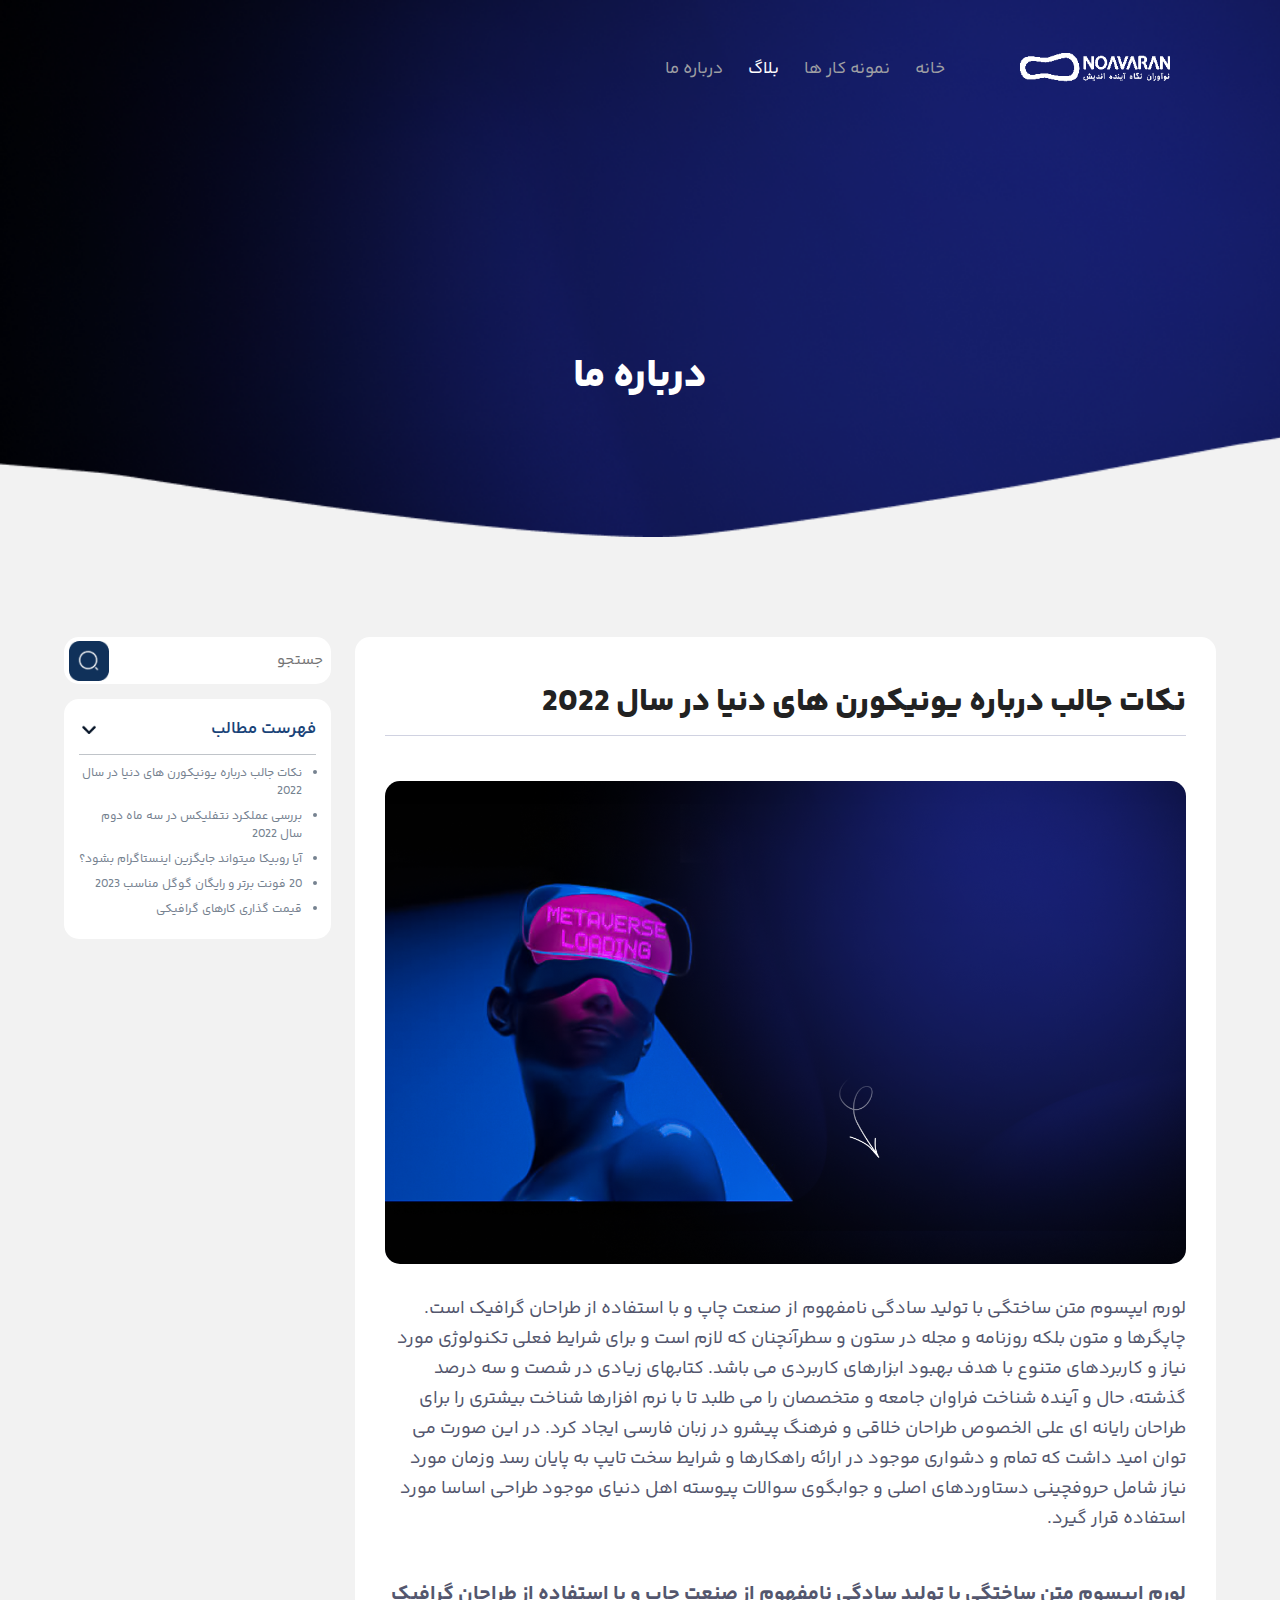
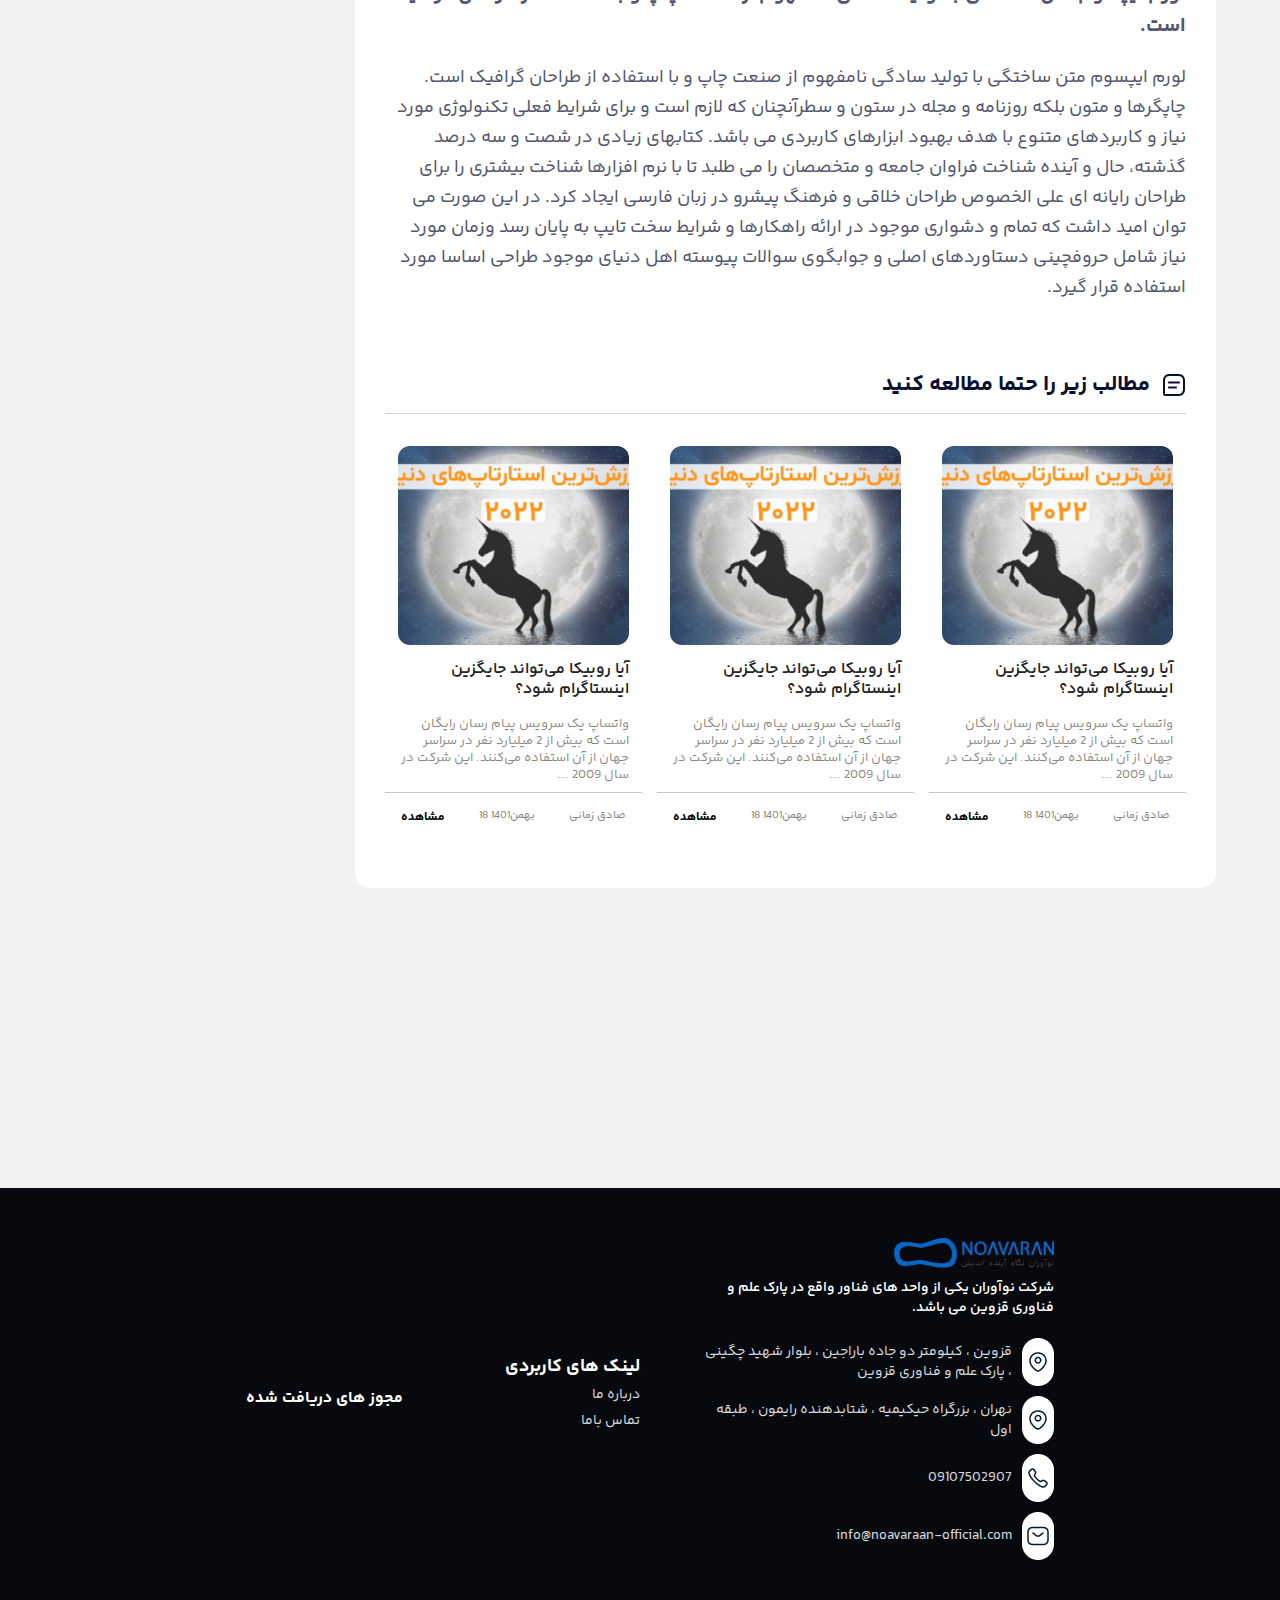
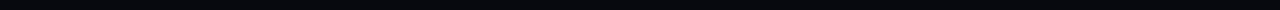
<file: inside-blog.html>
<!DOCTYPE html>
<html lang="en">
<head>
    <meta charset="UTF-8">
    <meta http-equiv="X-UA-Compatible" content="IE=edge">
    <meta name="viewport" content="width=device-width, initial-scale=1.0">
    <link rel="stylesheet" href="css/reset.css">
    <link rel="stylesheet" href="css/index.css">
    <script src="js/main.js"></script>
    <title>Document</title>
</head>
<body style="background:#f2f2f2;">
    <div class="nav">
        <div class="container">
            <div class="nav-wrapper">
                <nav>
                    <div class="nav-icon" onclick="navshow()">
                        <svg xmlns="http://www.w3.org/2000/svg" width="24" height="24"  viewBox="0 0 24 24" fill="none" stroke="currentColor"   stroke-width="2" stroke-linecap="round" stroke-linejoin="round">
                            <line x1="3" y1="12" x2="21" y2="12" />
                            <line x1="3" y1="6" x2="21" y2="6" />
                            <line x1="3" y1="18" x2="21" y2="18" />
                        </svg>
                    </div>
                    <div class="nav-overlay" onclick="navclose()" id="nav-overlay"></div>
                    <ul class="nav-list" id="nav-list">
                        <div class="nav-close" onclick="navclose()">
                            <svg xmlns="http://www.w3.org/2000/svg" width="24" height="24" viewBox="0 0 24 24" fill="none" stroke="currentColor" stroke-width="2" stroke-linecap="round" stroke-linejoin="round">
                                <line x1="18" y1="6" x2="6" y2="18" />
                                <line x1="6" y1="6" x2="18" y2="18" />
                            </svg>
                        </div>
                        <div class="nav-list-wrapper">
                            <li>
                                <a href="#" class="nav-link" style="text-decoration: none;">
                                    <div class="header-logo">
                                        <img src="images/logo.png">
                                    </div>
                                </a>
                            </li>
                            <li>
                                <a href="#"class="nav-link" style="text-decoration: none;">خانه</a>
                            </li>
                            <li>
                                <a href="#"class="nav-link " style="text-decoration: none;">نمونه کار ها</a>
                            </li>
                            <li>
                                <a href="#"class="nav-link active" style="text-decoration: none;">بلاگ</a>
                            </li>
                            <li>
                                <a href="#" class="nav-link" style="text-decoration: none;">درباره ما</a>
                            </li>
                            <!-- <li class="language">
                                <div class="language-wrapper">
                                    <div class="language-desc">
                                        <a>
                                            انگلیسی
                                        </a>
                                    </div>
                                    <div class="language-icon">
                                        <img src="images/united-kingdom.png">
                                    </div>
                                </div>
                            </li> -->
                        </div>
                    </ul>
                </nav>
            </div>
        </div>
    </div>



    <section id="other-page-hero">
        <div class="other-page-hero-desc">
            <h2>
                درباره ما
            </h2>
        </div>
    </section>



    <section class="inside-blog" style="margin-bottom: 300px;">
        <div class="inside-blog-wrapper">
            <div class="blog-page-left">
                <form class="blog-page-search">
                    <input type="text" placeholder="جستجو">
                    <img src="images/blog-page-search.png">
                </form>
                <div class="blog-page-select">
                    <div class="blog-page-select-header">
                        <p>
                            فهرست مطالب
                        </p>
                        <img src="images/up-arrow.png" class="none">
                        <img src="images/down-arrow.png">
                    </div>
                    <div class="blog-page-select-items">
                        <ul>
                            <li>نکات جالب درباره یونیکورن های دنیا در سال 2022</li>
                            <li>بررسی عملکرد نتفلیکس در سه ماه دوم سال 2022</li>
                            <li>آیا روبیکا میتواند جایگزین اینستاگرام بشود؟</li>
                            <li>20 فونت برتر و رایگان گوگل مناسب 2023</li>
                            <li>قیمت گذاری کارهای گرافیکی</li>
                        </ul>
                    </div>
                </div>
            </div>
            <div class="inside-blog-right">
                <div class="inside-blog-header">
                    <h1>
                        نکات جالب درباره یونیکورن های دنیا در سال 2022
                    </h1>
                </div>
                <div class="inside-blog-image">
                    <img src="images/hero-back.png">
                </div>
                <div class="inside-blog-desc">
                    <p>
                        لورم ایپسوم متن ساختگی با تولید سادگی نامفهوم از صنعت چاپ و با استفاده از طراحان گرافیک است. چاپگرها و متون بلکه روزنامه و مجله در ستون و سطرآنچنان که لازم است و برای شرایط فعلی تکنولوژی مورد نیاز و کاربردهای متنوع با هدف بهبود ابزارهای کاربردی می باشد. کتابهای زیادی در شصت و سه درصد گذشته، حال و آینده شناخت فراوان جامعه و متخصصان را می طلبد تا با نرم افزارها شناخت بیشتری را برای طراحان رایانه ای علی الخصوص طراحان خلاقی و فرهنگ پیشرو در زبان فارسی ایجاد کرد. در این صورت می توان امید داشت که تمام و دشواری موجود در ارائه راهکارها و شرایط سخت تایپ به پایان رسد وزمان مورد نیاز شامل حروفچینی دستاوردهای اصلی و جوابگوی سوالات پیوسته اهل دنیای موجود طراحی اساسا مورد استفاده قرار گیرد.
                    </p>
                    <h6>
                        لورم ایپسوم متن ساختگی با تولید سادگی نامفهوم از صنعت چاپ و با استفاده از طراحان گرافیک است. 
                    </h6>
                    <p>
                        لورم ایپسوم متن ساختگی با تولید سادگی نامفهوم از صنعت چاپ و با استفاده از طراحان گرافیک است. چاپگرها و متون بلکه روزنامه و مجله در ستون و سطرآنچنان که لازم است و برای شرایط فعلی تکنولوژی مورد نیاز و کاربردهای متنوع با هدف بهبود ابزارهای کاربردی می باشد. کتابهای زیادی در شصت و سه درصد گذشته، حال و آینده شناخت فراوان جامعه و متخصصان را می طلبد تا با نرم افزارها شناخت بیشتری را برای طراحان رایانه ای علی الخصوص طراحان خلاقی و فرهنگ پیشرو در زبان فارسی ایجاد کرد. در این صورت می توان امید داشت که تمام و دشواری موجود در ارائه راهکارها و شرایط سخت تایپ به پایان رسد وزمان مورد نیاز شامل حروفچینی دستاوردهای اصلی و جوابگوی سوالات پیوسته اهل دنیای موجود طراحی اساسا مورد استفاده قرار گیرد.
                    </p>
                </div>
                <div class="inside-blog-suggest">
                    <div class="inside-blog-suggest-header">
                        <img src="images/message-text.png">
                        <h3>
                            مطالب زیر را حتما مطالعه کنید
                        </h3>
                    </div>
                    <div class="inside-blog-suggest-items">
                        <div class="blog-page-right">
                            <div class="blog-page-right-wrapper">
                                <div class="blog-page-right-item">
                                    <div class="blog-page-item-image">
                                        <img src="images/blog-image.png">
                                    </div>
                                    <div class="blog-item-header">
                                        <h2>
                                            آیا روبیکا می‌تواند جایگزین اینستاگرام شود؟
                                        </h2>
                                    </div>
                                    <div class="blog-item-desc">
                                        <p>
                                            واتساپ یک سرویس پیام رسان رایگان است که بیش از 2 میلیارد نفر در سراسر جهان از آن استفاده می‌کنند. این شرکت در سال 2009 ...
                                        </p>
                                    </div>
                                    <div class="blog-item-footer">
                                        <div class="blog-item-footer-name">
                                            صادق زمانی
                                        </div>
                                        <div class="blog-item-footer-time">
                                            18 بهمن1401
                                        </div>
                                        <div class="blog-item-footer-link">
                                            <a href="#">
                                                مشاهده
                                            </a>
                                        </div>
                                    </div>
                                </div>
                                <div class="blog-page-right-item">
                                    <div class="blog-page-item-image">
                                        <img src="images/blog-image.png">
                                    </div>
                                    <div class="blog-item-header">
                                        <h2>
                                            آیا روبیکا می‌تواند جایگزین اینستاگرام شود؟
                                        </h2>
                                    </div>
                                    <div class="blog-item-desc">
                                        <p>
                                            واتساپ یک سرویس پیام رسان رایگان است که بیش از 2 میلیارد نفر در سراسر جهان از آن استفاده می‌کنند. این شرکت در سال 2009 ...
                                        </p>
                                    </div>
                                    <div class="blog-item-footer">
                                        <div class="blog-item-footer-name">
                                            صادق زمانی
                                        </div>
                                        <div class="blog-item-footer-time">
                                            18 بهمن1401
                                        </div>
                                        <div class="blog-item-footer-link">
                                            <a href="#">
                                                مشاهده
                                            </a>
                                        </div>
                                    </div>
                                </div>
                                <div class="blog-page-right-item">
                                    <div class="blog-page-item-image">
                                        <img src="images/blog-image.png">
                                    </div>
                                    <div class="blog-item-header">
                                        <h2>
                                            آیا روبیکا می‌تواند جایگزین اینستاگرام شود؟
                                        </h2>
                                    </div>
                                    <div class="blog-item-desc">
                                        <p>
                                            واتساپ یک سرویس پیام رسان رایگان است که بیش از 2 میلیارد نفر در سراسر جهان از آن استفاده می‌کنند. این شرکت در سال 2009 ...
                                        </p>
                                    </div>
                                    <div class="blog-item-footer">
                                        <div class="blog-item-footer-name">
                                            صادق زمانی
                                        </div>
                                        <div class="blog-item-footer-time">
                                            18 بهمن1401
                                        </div>
                                        <div class="blog-item-footer-link">
                                            <a href="#">
                                                مشاهده
                                            </a>
                                        </div>
                                    </div>
                                </div>
                            </div>
                        </div>
                    </div>
                </div>
            </div>
        </div>
    </section>



    <section id="footer">
        <div class="footer-wrapper">
            <div class="footer-back">
                <div class="footer-desc-wrapper">
                    <div class="footer-left">
                        <p>
                            مجوز های دریافت شده
                        </p>
                    </div>
                    <div class="footer-center">
                        <p>
                            لینک های کاربردی
                        </p>
                        <a href="#">
                            درباره ما
                        </a>
                        <a href="#">
                            تماس باما
                        </a>
                    </div>
                    <div class="footer-right">
                        <div class="footer-right-up">
                            <div class="footer-logo">
                                <img src="images/mzcnefjn 1.png">
                            </div>
                            <div class="footer-logo-desc">
                                <p>
                                    شرکت نوآوران یکی از واحد های فناور واقع در پارک علم و فناوری قزوین می باشد.
                                </p>
                            </div>
                        </div>
                        <div class="footer-right-down">
                            <div class="footer-right-item">
                                <div class="footer-right-item-image">
                                    <img src="images/location.png">
                                </div>
                                <p>
                                    قزوین ، کیلومتر دو جاده باراجین ، بلوار شهید چگینی ، پارک علم و فناوری قزوین
                                </p>
                            </div>
                            <div class="footer-right-item">
                                <div class="footer-right-item-image">
                                    <img src="images/location.png">
                                </div>
                                <p>
                                    نهران ، بزرگراه حیکیمیه ، شتابدهنده رایمون ، طبقه اول
                                </p>
                            </div>
                            <div class="footer-right-item">
                                <div class="footer-right-item-image">
                                    <img src="images/call.png">
                                </div>
                                <p>
                                    09107502907
                                </p>
                            </div>
                            <div class="footer-right-item">
                                <div class="footer-right-item-image">
                                    <img src="images/mail.png">
                                </div>
                                <p>
                                    info@noavaraan-official.com
                                </p>
                            </div>
                        </div>
                    </div>
                </div>
            </div>
        </div>
    </section>


    <script src="js/main.js"></script>
</body>
</html>
</file>
<file: css/index.css>
@font-face {
    font-family: "regular";
    src: url("../fonts/YekanBakh-Regular.woff") format("woff");
}
@font-face {
    font-family: "bold";
    src: url("../fonts/YekanBakh-Bold.woff");
}
@font-face {
    font-family: "ex-bold";
    src: url("../fonts/YekanBakh-ExtraBold.woff");
}
@font-face {
    font-family: "light";
    src: url("../fonts/YekanBakh-Light.woff");
}
@font-face {
    font-family: "se-bold";
    src: url("../fonts/YekanBakh-SemiBold.woff");
}
@font-face {
    font-family: "ex-black";
    src: url("../fonts/YekanBakh-ExtraBlack.woff");
}

body{
    overflow-x: hidden;
}
@media only screen and (max-width:768px){
    html{
        overflow-x: hidden;
    }
}

.button-white{
    font-family: "bold";
    font-size: 20px;
    color: #001A3B;
    background: white;
    border-radius: 8px;
    padding: 7px 17px;
    text-align: right;
    margin-top: 25px;
    text-decoration: none;
}

.nav{
    padding: 20px 40px;
    z-index: 1000000;
    position: relative;
}
.nav-icon,.nav-close,.nav-overlay{
    display: none;
}

.nav-list-wrapper{
    direction: rtl;
    display: flex;
    flex-direction: row;
    align-items: center;
    justify-content: flex-start;
    margin-top: 5px;
    margin-left: 72px;
    padding: 28px 70px;
    border-radius: 15px;
    gap: 25px;
}

.nav-list li{
    display: inline-block;
}
.nav-list li a{
    font-size: 17px;
    font-family: "regular";
    color:#9E9FA3;
    transition: 0.3s;
    text-decoration: none;
}
.nav-list li a:hover{
    color: white;
}
.nav-list li a.active{
    color: white;
}
.mobile-logo{
    display: none;
}
@media only screen and (max-width:768px){
    .mobile-logo{
        display: block;
        position: absolute;
        top: 35px;
        left: 25px;
    }
    .nav-list-wrapper{
        flex-direction: column;
        background: transparent;
        margin: 0;
        padding: 0;
        align-items: start;
    }
    .nav{
        position: relative;
    }
    .nav-icon{
        display: block;
        position: absolute;
        right: 30px;
        top: 32px;
    }
    .nav-icon svg,.nav svg{
        height: 35px;
        width: 35px;
        cursor: pointer;
        pointer-events: none;
        color: white;
    }
    .nav-close{
        display: block;
        position: absolute;
        top: 35px;
        left: 35px;
    }
    .nav-close svg{
        color: white !important;
    }
    .nav-list{
        position: absolute;
        z-index: 1000;
        top: 0;
        left: 100%;
        width: 80%;
        padding-left: 20px;
        height: 100vh;
        background: #1f2833;
        display: flex;
        align-items: center;
        justify-content: flex-end;
        transform: translateX(0%);
        overflow: hidden;
        transition: 0.3s;
        padding-right: 30px;
        z-index: 50000;
    }
    .nav-list.show{
        transform: translateX(-100%);
    }
    .nav-list li{
        display: block;
        text-align: left;
        margin-top: 25px;
    }
    .nav-list li a{
        font-size: 24px;
        color: #eee;
    }
    .nav-overlay{
        display: none;
        position: absolute;
        top: 0;
        left: 0;
        width: 100%;
        height: 100vh;
        background: rgb(18, 24, 14, 0.808);
        z-index: 40000;
    }
    .nav-overlay.active{
        display: block;
    }

}
.header-logo{
    overflow: hidden;
    max-width: 150px;
    margin-left: 50px;
}
.header-logo img{
    object-fit: cover;
    width: 100%;
}
.language{
    margin-right: auto;
}
.language-wrapper{
    display: flex;
    flex-direction: row-reverse;
    align-items: center;
    gap: 5px;
    margin-right: auto;
}
#hero{
    margin-top: -135px;
}
.hero-wrapper{
    width: 100vw;
    height: 100vh;
    overflow: hidden;
    background-image: url("../images/hero-back.png");
    background-position: center;
    background-size: cover;
    background-repeat: no-repeat;
    display: flex;
    align-items: center;
    justify-content: flex-end;
}
.hero-desc{
    margin-right: 100px;
    text-align: right;
}
.hero-desc h1{
    color: white;
    opacity: 60%;
    font-family: "bold";
    font-size: 30px;
    margin-bottom: 15px;
}
.hero-desc h2{
    color: white;
    font-size: 50px;
    font-family: "ex-bold";
    opacity: 90%;
    margin-bottom: 40px;
}
.hero-projects{
    display: flex;
    align-items: center;
    flex-direction: row;
    justify-content: flex-end;
}
.hero-project{
    display: flex;
    align-items: center;
    flex-direction: row;
}
.hero-project-desc{
    display: flex;
    align-items: center;
    flex-direction: column;
    color: white;
    font-family: "regular";
    font-size: 12px;
}
.hero-project-number{
    font-size: 45px;
    font-family: "ex-bold";
    margin-bottom: 10px;
}
.hero-project-desc-line{
    height: 100px;
    overflow: hidden;
    margin:0px 25px;
}
.hero-project-desc-line img{
    object-fit: cover;
    width: 100%;
    height: 100%;
}
@media only screen and (max-width:768px){
    .nav-list-wrapper .header-logo{
        display: none;
    }
    .hero-wrapper{
        background-image: url("../images/mobile.png");
    }
    .hero-desc{
        margin-right: 20px;
    }
    .hero-desc h1{
        font-size: 20px;
    }
    .hero-desc h2{
        font-size: 35px;
        margin-bottom: 15px;
    }
    .hero-projects{
        align-items: end;
        flex-direction: column;
        margin-top: 60px;
        gap: 30px;
    }
    .hero-project{
        flex-direction: column;
    }
    .hero-project-desc-line{
        display: none;
    }
}





#babaam{
    width: 100%;
    background-image: url("../images/noavaraan-white-back.png");
    background-position: center;
    background-repeat: no-repeat;
    background-size: cover;
    z-index: 2;
    position: relative;
    margin-top: -180px;
    height: 130vh;
    overflow: initial;
    display: flex;
    align-items: center;
    justify-content: center;
}
.babaam-wrapper{
    max-width: 1200px;
    width: 90%;
    display: flex;
    justify-content: space-between;
    align-items: center;
    margin: 0 auto;
}


.babaam-left-image{
    max-width: 350px;
    overflow: hidden;
}
.babaam-left-image img{
    object-fit: cover;
    width: 100%;
}
.babaam-right{
    text-align: right;
}
.babaam-right h2{
    text-align: right;
    font-family: "se-bold";
    font-size: 30px;
    margin-bottom: 20px;
}
.babaam-right p{
    text-align: right;
    font-family: "regular";
    font-size: 16px;
    margin-bottom: 40px;
    max-width: 550px;
    line-height: 21px;
    direction: rtl;
}
.babaam-right a{
    text-align: right;
    background: #192377;
    padding: 7px 15px;
    border-radius: 10px;
    color: white;
    font-family: "regular";
    font-size: 16px;
    text-decoration: none;
    margin-left: auto;
    right: 0;
}

@media only screen and (max-width:1000px){
    #babaam{
        height: 160vh;
        margin-top: -220px;
    }
    .babaam-wrapper{
        flex-direction: column;
    }
    .babaam-left-image{
        max-width: 200px;
    }
    .babaam-right h2{
        font-size: 20px;
        margin-bottom: 10px;
    }
    .babaam-right p{
        font-size: 17px;
        margin-bottom: 20px;
    }

}





#services{
    z-index: 1;
    position: relative;
    padding-top: 300px;
    margin-top: -270px;
    padding-bottom: 100px;
}
.service-top-gradient{
    z-index: 1;
    top: -680px;
    position: absolute;
    width: 100vw;
    overflow: hidden;
}
.service-top-gradient img{
    object-fit: cover;
    width: 100%;
}
.service-left-gradient{
    z-index: 1;
    top: 100px;
    position: absolute;
    left: 0;
}
.service-right-gradient{
    bottom: 200px;
    position: absolute;
    z-index: 1;
    right: 0;
}
.service-bottom-gradient{
    z-index: 1;
    bottom: 0;
    position: absolute;
    width: 100vw;
    object-fit: cover;
}
.service-bottom-gradient img{
    object-fit: cover;
    width: 100%;
}
.services-header{
    position: relative;
    z-index: 2;
}
.services-header h2{
    font-family: "bold";
    text-align: center;
    font-size: 43px;
    color: white;
    margin-bottom: 70px;
}
.services-wrapper{
    position: relative;
    z-index: 3;
    display: grid;
    grid-template-columns: repeat(4,minmax(0,1fr));
    gap: 30px;
    width: 80%;
    margin: 0 auto;
    margin-bottom: 150px;
    overflow: hidden;
}

.services-item{
    width: 100%;
    height: 100%;
    overflow: hidden;
}
.services-info .service-back-2{
    object-fit: cover;
    width: 100%;
    display: none;
}
.services-info{
    overflow: hidden;
    position: relative;
    display: flex;
    align-items: center;
    justify-content: center;
    text-align: center;
}
.services-info .service-back-1{
    object-fit: cover;
    width: 100%;
}
.services-info-image{
    max-width: 80px;
    position: absolute;
    overflow: hidden;
}
.services-info-image img{
    object-fit: cover;
    width: 100%;
}
.services-item:hover .service-back-1{
    transition: 0.3s;
    display: none;
}
.services-item:hover .service-back-2{
    transition: 0.3s;
    display: flex;
}
.services-info-image img{
    text-align: center;
    max-width: 95px;
    margin-bottom: 15px;
}
.services-info-image p{
    text-align: center;
    color: white;
    font-family: "se-bold";
    font-size: 15px;
}
.service-first-line{
    max-width: 200px;
    overflow: hidden;
    margin-left: auto;
    margin-right: 25%;
    margin-top: -50px;
}
.service-first-line img{
    overflow: hidden;
    width: 100%;
}
.service-second-line{
    max-width: 200px;
    overflow: hidden;
    margin-left: auto;
    margin-right: 40%;
    margin-top: -50px;
}
.service-second-line img{
    object-fit: cover;
    width: 100%;
}

.service-desc-wrapper{
    z-index: 3;
    position: relative;
    display: flex;
    flex-direction: column;
    max-width: 1200px;
    width: 90%;
    margin: 0 auto;
}
.service-desc-right{
    display: flex;
    flex-direction: row;
    align-items: center;
    text-align: right;
    gap: 150px;
}
.service-desc-right-left{
    flex: 3;
    width: 100%;
    overflow: hidden;
}
.service-desc-right-right{
    flex: 5;
}
.service-desc-right-left img{
    object-fit: cover;
    width: 100%;
}
.service-desc-right-right h2{
    font-family: "bold";
    font-size: 32px;
    color: white;
    margin-bottom: 15px;
}
.service-desc-right-right p{
    font-family: "se-bold";
    font-size: 15px;
    color: #B0B0B0;
    line-height: 22px;
    direction: rtl;
}

@media only screen and (max-width:1000px){
    .services-header h2{
        font-size: 30px;
    }
    .services-wrapper{
        grid-template-columns: repeat(2,minmax(0,1fr));
        gap: 20px;
    }
    .services-info-image{
        max-width: 60px;
    }
    .service-desc-right{
        flex-direction: column;
        gap: 50px;
    }
    .service-desc-right.left{
        flex-direction: column-reverse;
    }
    .service-desc-right-left{
        width: 70%;
    }
    .service-second-line{
        max-width: 150px;
        margin-top: -20px;
    }
    .service-first-line{
        max-width: 150px;
        margin-top: 0px;
    }
    .service-desc-right-right h2{
        font-size: 25px;
    }
}








#blog{
    position: relative;
    z-index: 3;
    background: linear-gradient(to right, #1C355A , #192233);
    max-width: 1100px;
    height: 286px;
    width: 90%;
    margin: 0 auto;
    border-radius: 50px;
    margin-top: 130px;
}
.blog-header{
    display: flex;
    flex-direction: row;
    justify-content: space-between;
    direction: rtl;
    padding: 40px;
}
.blog-header h2{
    font-family: "bold";
    font-size: 30px;
    text-align: right;
    color: white;
}
.blog-header a{
    font-family: "se-bold";
    font-size: 20px;
    color: white;
    text-align: right;
    text-decoration: none;
}

.blog-wrapper{
    display: flex;
    flex-direction: row;
    padding-right: 40px;
    padding-left: 40px;
    gap: 30px;
}

.blog-item{
    background-color: white;
    display: flex;
    flex-direction: column;
    align-items: center;
    justify-content: center;
    padding: 16px;
    border-radius: 30px;
    padding-bottom: 50px;
}

.blog-item-image{
    overflow: hidden;
    max-width: 339px;
    border-radius: 30px;
}
.blog-item-image img{
    object-fit: cover;
    width: 100%;
}
.blog-item-desc p{
    font-family: "regular";
    font-size: 18px;
    color: black;
    margin-top: 11px;
    text-align: center;
    line-height: 25px;
}
@media only screen and (max-width:768px){
    #blog{
        height: 1070px;
        display: none;
    }
    .blog-wrapper{
        gap: 10px;
        flex-direction: column;
        padding-left: 60px;
        padding-right:60px;
    }
    .blog-header h2{
        font-size: 25px;
    }
    .blog-header a{
        font-size: 15px;
    }
    .blog-item-desc p{
        font-size: 16px;
        text-align: center;
        line-height: 27px;
    }
    .blog-item{
        padding-bottom: 30px;
    }
    
}








#customer{
    margin-top: 150px;
    background: transparent;
    padding: 70px;
    display: flex;
    align-items: center;
    justify-content: center;
    flex-direction: column;
    z-index: -1;
}
.customer-header{
    position: relative;
    z-index: 3;
    max-width: 1000px;
    width: 90%;
    text-align: center;
    border-top: 2px solid linear-gradient(to right, transparent , white );
    padding-top: 70px;
}
.customer-header h2{
    font-family: "bold";
    font-size: 43px;
    color: white;
    margin-bottom: 70px;
}
.customer-wrapper{
    display: grid;
    grid-template-columns: repeat(4,minmax(0,1fr));
    gap: 24px;
    background: linear-gradient(45deg, #23293A , #0F131B);
    padding: 40px;
    max-width: 1000px;
    width: 90%;
    margin: 0 auto;
    border-radius: 40px !important;
    z-index: 3;
}
.customer-item{
    border: 1px solid #313B4A;
    padding: 45px;
    border-radius: 20px;
    display: flex;
    align-items: center;
    justify-content: center;
}
.customer-image{
    overflow: hidden;
    max-width: 100px !important;
}
.customer-image img{
    object-fit: cover;
    width: 100%;
}

@media only screen and (max-width:768px){
    #customer{
        padding: 20px;
    }
    .customer-wrapper{
        grid-template-columns: repeat(2,minmax(0,1fr));
    }
    .customer-item{
        padding: 20px;
    }
    .customer-header h2{
        font-size: 30px;
    }
}





#footer{
    display: flex;
    align-items: center;
    justify-content: center;
    background: #07090E;
}
.footer-desc-wrapper{
    width: 90%;
    max-width: 1200px;
    margin: 0 auto;
    display: flex;
    flex-direction: row;
    justify-content: space-between;
    align-items: center;
    gap: 60px;
    padding: 50px 0px;
}
.footer-left{
    flex: 2;
    display: flex;
    flex-direction: column;
}
.footer-center{
    flex: 2;
    display: flex;
    flex-direction: column;
}
.footer-right{
    flex: 4;
    display: flex;
    flex-direction: column;
}
.footer-right-up{
    display: flex;
    flex-direction: column;
    justify-content: flex-start;
    text-align: right;
    position: relative;
}
.footer-logo{
    position: absolute;
    right: 0;
    overflow: hidden;
    max-width: 160px;
    text-align: right;
    display: flex;
    justify-content: flex-end;
    direction: rtl;
    margin-bottom: 5px;
    margin-left: auto;
}
.footer-logo img{
    object-fit: cover;
    text-align: right;
    margin-left: auto;
    width: 100%;
}
.footer-logo-desc p{
    margin-top: 40px;
    margin-bottom: 20px;
    font-family: "se-bold";
    font-size: 14px;
    line-height: 20px;
    color: white;
    text-align: right;
    direction: rtl;
}
.footer-right-item{
    display: flex;
    align-items: center;
    flex-direction: row;
    gap: 10px;
    direction: rtl;
}
.footer-right-down{
    display: flex;
    flex-direction: column;
    gap: 10px;
}
.footer-right-item-image img{
    width: 32px;
}
.footer-right-item p{
    font-family: "regular";
    font-size: 14px;
    line-height: 20px;
    color: #D5D8DB;
}
.footer-center p{
    font-family: "bold";
    font-size: 18px;
    text-align: right;
    margin-bottom: 12px;

    color: white;
}
.footer-center a{
    text-decoration: none;
    font-family: "regular";
    color: #D5D8DB;
    font-size: 14px;
    margin-bottom: 12px;
    text-align: right;
}
.footer-left p{
    font-family: "bold";
    font-size: 16px;
    color: white;
    text-align: right;
}
@media only screen and (max-width:768px){
    .footer-desc-wrapper{
        flex-direction: column-reverse;
        position: relative;
        padding-right: 0px;
        padding-left: 0px;
        gap: 30px;
        align-items: flex-end;
    }
}





#sample-page{
    background: #f5f5f5;
    padding: 72px;
    padding-bottom: 350px;
}


.sample-page-wrapper{
    display: grid;
    grid-template-columns: repeat(4,minmax(0,1fr));
    gap: 25px;
}
.sample-page-item{
    background: white;
    padding: 17px;
    display: flex;
    align-items: center;
    justify-content: center;
    flex-direction: column;
    border-radius: 30px;
    width: 100%;
}
.sample-page-item-image{
    overflow: hidden;
}
.sample-page-item-image img{
    object-fit: cover;
    width: 100%;
}
.sample-page-item-desc p{
    font-family: "se-bold";
    font-size: 20px;
    color: black;
}
#sample-choice{
    background: #f5f5f5;
}
.sample-choice-wrapper{
    background: white;
    max-width: 1000px;
    width: 90%;
    margin: 0 auto;
    display: flex;
    flex-direction: row;
    align-items: center;
    justify-content: space-between;
    padding: 10px;
    border-radius: 20px;
}
.sample-choice-button{
    border: 1px solid rgb(25, 67, 120, 4%);
    border-radius: 15px;
    background: rgb(25, 67, 120, 10%);
    padding: 11px 24px;
    font-family: "se-bold";
    color: #9A9DA0;
    font-size: 18px;
}
@media only screen and (max-width:768px){
    #sample-page{
        padding: 10px;
        margin-bottom: 200px;
    }
    .sample-page-wrapper{
        grid-template-columns: repeat(1,minmax(0,1fr));
    }
}







.about-company-wrapper{
    background: white;
    max-width: 1200px;
    width: 90%;
    border: 1px solid rgb(0, 0, 0 , 18%);
    border-radius: 30px;
    margin: 0 auto;
    padding: 50px;
}
.about-company-desc h2{
    font-family: "ex-bold";
    font-size: 30px;
    margin-bottom: 20px;
    text-align: right;
}
.about-company-desc p{
    font-family: "regular";
    font-size: 20px;
    color: #515355;
    text-align: right;
    direction: rtl;
    line-height: 30px;
}








#other-page-hero{
    background-image: url("../images/otherpage-back.png");
    background-position: center;
    background-repeat: no-repeat;
    background-size: cover;
    width: 100%;
    height: 60vh;
    margin-bottom: 100px;
    margin-top: -135px;
    position: relative;
}
.other-page-hero-desc{
    margin-top: auto;
    padding-top: 40vh;
}
.other-page-hero-desc h2{
    color: white;
    font-size: 40px;
    font-family: "ex-bold";
    text-align: center;
}
.address-top{
    display: flex;
    flex-direction: row-reverse;
    align-items: center;
    gap: 3px;
    margin: 0 auto;
    text-align: center;
    justify-content: center;
    margin-top: 10px;
}
.address-top p{
    color: white;
    font-family: "regular";
    font-size: 12px;
    text-align: center;
}
.address-top a , span{
    text-align: center;
    color: white;
    opacity: 70%;
    font-family: "regular";
    font-size: 12px;
    text-decoration: none;
    transition: 0.3s;
}
@media only screen and (max-width:768px){
    #other-page-hero{
        height: 30vh;
    }
    .other-page-hero-desc{
        padding-top: 20vh;
    }
}

.address-top a:hover{
    opacity: 100%;
}


#team{
    margin-top: 100px;
    margin-bottom: 100px;
}
.team-wrapper{
    max-width: 1200px;
    width: 90%;
    margin: 0 auto;
    border: 1px solid rgb(0, 0, 0 , 18%);
    border-radius: 30px;
    display: grid;
    grid-template-columns: repeat(4,minmax(0,1fr));
    gap: 25px;
    padding: 50px;
    background: white;
}
.team-item{
    cursor: pointer;
}
.team-item-image{
    position: relative;
    width: 100%;
    height: auto;
    overflow: hidden;
    border-radius: 50%;
}
.team-item-image img{
    object-fit: cover;
    width: 100%;
    height: 100%;
    filter: grayscale(1);
    transition: 0.3s;
}
.team-image-overlay{
    position: absolute;
    height: 100%;
    width: 100%;
    background: radial-gradient(circle, rgba(40,78,132,0) 30%, rgba(10,102,194,1) 100%);;
    top: 0;
    left: 0;    
    display: flex;
    align-items: center;
    justify-content: center;
    transition: 0.5s;
    opacity: 0;
}
.team-image-overlay p{
    margin-top: 60%;
    color: white;
    font-family: "ex-bold";
    font-size: 18px;
}
.team-item:hover .team-item-image img{
    filter: grayscale(0);
}
.team-item:hover .team-image-overlay{
    opacity: 100%;
}
@media only screen and (max-width:768px){
    .about-company-wrapper{
        padding: 20px;
    }
    .team-wrapper{
        grid-template-columns: repeat(2,minmax(0,1fr));
        padding: 20px;
        gap: 8px;
    }
}





.suggest-wrapper{
    display: flex;
    flex-direction: column;
    align-items: center;
    justify-content: center;
    text-align: center;
    width: 90%;
    margin: 0 auto;
}
.suggest-header{
    margin-bottom: 50px;
}
.suggest-header h2{
    font-family: "bold";
    font-size: 20px;
    color: #0F131B;
    margin-bottom: 40px;
}
.suggest-header input{
    text-align: right;
    color: #0F131B;
    font-size: 14px;
    font-family: "regular";
    padding: 8px 8px;
    border-radius: 8px;
    border: 1px solid #9E9FA3;
    width: 50%;
}
.suggest-buttons{
    display: grid;
    grid-template-columns: repeat(2,minmax(0,1fr));
    width: 50%;
    gap: 10px;
}
.suggest-button{
    height: 80px;
    border-radius: 8px;
    border: none;
    background: linear-gradient(90deg, rgba(26,49,82,1) 0%, rgba(15,25,42,1) 100%);
    color: white;
    font-family: "bold";
    font-size: 18px;
}

.suggest-go-next{
    cursor: pointer;
    margin-top: 50px;
    background: #192377;
    border: none;
    padding: 7px 17px;
    border-radius: 8px;
    color: white;
    font-family: "regular";
}
@media only screen and (max-width:768px){
    .suggest-header h2{
        font-size: 18px;
        line-height: 24px;
    }
    .suggest-header input{
        width: 90%;
    }
    .suggest-buttons{
        grid-template-columns: repeat(1,minmax(0,1fr));
        width: 80%;
    }
}






.suggest-forms-wrapper{
    display: flex;
    flex-direction: column;
    justify-content: center;
    align-items: center;
    gap: 10px;
}
.suggest-form{
    display: flex;
    text-align: right;
    justify-content: flex-end;
    flex-direction: column;
    gap: 3px;
    width: 50%;
}
.suggest-form label{
    font-family: "regular";
    font-size: 14px;
}
.suggest-form input{
    width: 100%;
    text-align: right;
    color: #0F131B;
    font-size: 14px;
    font-family: "regular";
    padding: 8px 8px;
    border-radius: 8px;
    border: 1px solid #9E9FA3;
}
.suggest-form textarea{
    text-align: right;
    color: #0F131B;
    font-size: 14px;
    font-family: "regular";
    padding: 8px 8px;
    border-radius: 8px;
    border: 1px solid #9E9FA3;
}
@media only screen and (max-width:768px){
    .suggest-form{
        width: 80%;
    }
}





.suggest-video-wrapper{
    display: flex;
    flex-direction: column;
    align-items: center;
    justify-content: center;
    text-align: center;
}
.suggest-video{
    max-width: 700px;
    width: 90%;
}
.suggest-video-buttons{
    display: flex;
    flex-direction: row;
    align-items: center;
    justify-content: center;
    gap: 10px;
}





.blog-page-wrapper{
    display: flex;
    flex-direction: row;
    width: 90%;
    margin: 0 auto;
    gap: 25px;
}
.blog-page-left{
    flex: 1;
    display: flex;
    flex-direction: column;
    text-align: right;
    gap: 15px;
}
.blog-page-right{
    flex: 4;
}
.blog-page-search{
    position: relative;
}
.blog-page-search input{
    width: 100%;
    border-radius: 15px;
    border: none;
    background-color: white;
    text-align: right;
    padding: 12px 8px;
    color: rgb(25, 67, 120 , 70%);
    font-family: "regular";
    font-size: 15px;
}
.blog-page-search img{
    position: absolute;
    top: 4px;
    left: 5px;
    height: 40px;
    width: 40px;
}
.blog-page-select{
    width: 100%;
    background: white;
    border-radius: 15px;
    padding: 20px 15px;
}
.blog-page-select-header{
    display: flex;
    flex-direction: row-reverse;
    justify-content: space-between;
    align-items: center;
    margin-bottom: 15px;
    cursor: pointer;
}
.blog-page-select-header p{
    font-family: "se-bold";
    font-size: 17px;
    color: #194378;
}
.blog-page-select-header img{
    width: 20px;
    height: 20px;
}
.none{
    display: none;
}
.blog-page-select-items ul{
    border-top: 1px solid #C0C4C9;
    list-style-type: disc;
    display: flex;
    flex-direction: column;
    gap: 7px;
    padding-top: 10px;
}
.blog-page-select-items li{
    direction: rtl;
    margin-right: 14px;
    font-family: "regular";
    font-size: 12px;
    color: #768290;
    cursor: pointer;
    line-height: 18px;
    transition: 0.3s;
}
.blog-page-select-items li:hover{
    color: #194378;
}
.blog-page-right-wrapper{
    display: grid;
    grid-template-columns: repeat(3,minmax(0,1fr));
    gap: 15px;
}
.blog-page-right .blog-page-right-item{
    width: 100;
    display: flex;
    flex-direction: column;
    background: white;
    border-radius: 12px;
}
.blog-page-right .blog-page-item-image{
    width: 90%;
    overflow: hidden;
    margin: 0 auto;
    margin-top: 12px;
    border-radius: 12px;
}
.blog-page-right .blog-page-item-image img{
    object-fit: cover;
    width: 100%;
}
.blog-page-right .blog-item-header{
    width: 90%;
    margin: 0 auto;
    margin-top: 15px;
}
.blog-page-right .blog-item-header h2{
    text-align: right;
    font-family: "se-bold";
    font-size: 16px;
    line-height: 20px;
}
.blog-page-right .blog-item-desc{
    width: 90%;
    margin: 0 auto;
    margin-top: 5px;
}
.blog-page-right .blog-item-desc p{
    font-family: "regular";
    font-size: 13px;
    text-align: right;
    color: rgb(58, 59, 60,60%);
    direction: rtl;
    line-height: 17px;
}
.blog-page-right .blog-item-footer{
    width: 100%;
    border-top: 1px solid #C4C8CE;
    display: flex;
    flex-direction: row-reverse;
    justify-content: space-between;
    align-items: center;
    padding: 14px 0px;
    margin-top: 8px;
}
.blog-page-right .blog-item-footer-name{
    margin-right: 16px;
    font-family: "regular";
    font-size: 11px;
    color: #818384;
}
.blog-page-right .blog-item-footer-time{
    font-family: "regular";
    font-size: 11px;
    color: #818384;
}
.blog-page-right .blog-item-footer-link a{
    margin-left: 16px;
    font-family: "bold";
    font-size: 12px;
    text-decoration: none;
    color: #000;
    transition: 0.3s;
}
.blog-page-right .blog-item-footer-link a:hover{
    color: #194378;
}
@media only screen and (max-width:768px){
    .blog-page-wrapper{
        flex-direction: column;
    }
    .blog-page-right-wrapper{
        grid-template-columns: repeat(1,minmax(0,1fr));
    }
}




.inside-blog-wrapper{
    display: flex;
    flex-direction: row;
    gap: 24px;
    width: 90%;
    margin: 0 auto;

}
.inside-blog-right{
    flex: 3;
    background: white;
    padding: 50px 30px;
    border-radius: 15px;
}

.inside-blog-image{
    width: 100%;
    overflow: hidden;
    border-radius: 15px;
}
.inside-blog-image img{
    object-fit: cover;
    width: 100%;
}
.inside-blog-header{
    padding-bottom: 16px;
    border-bottom: 1px solid rgb(21, 30, 105 , 20%);
    margin-bottom: 45px;
    text-align: right;
}
.inside-blog-header h1{
    font-family: "ex-bold";
    font-size: 32px;
}
.inside-blog-desc{
    margin-top: 30px;
    margin-bottom: 70px;
    text-align: right;
}
.inside-blog-desc p{
    font-family: "regular";
    font-size: 18px;
    line-height: 30px;
    color: #54576E;
    margin-bottom: 45px;
    direction: rtl;
}
.inside-blog-desc h6{
    font-family: "bold";
    font-size: 20px;
    line-height: 32px;
    color: #54576E;
    margin-bottom: 20px;
    direction: rtl;
}
.inside-blog-suggest-header{
    display: flex;
    flex-direction: row;
    gap: 12px;
    text-align: right;
    justify-content: flex-start;
    direction: rtl;
    align-items: center;
    padding-bottom: 16px;
    margin-bottom: 20px;
    border-bottom: 1px solid rgb(21, 30, 105 , 20%);
}
.inside-blog-suggest-header img{
    width: 24px;
}
.inside-blog-suggest-header h3{
    font-family: "bold";
    font-size: 22px;
    color: #0B0F30;
}
@media only screen and (max-width:768px){
    .inside-blog-wrapper{
        flex-direction: column;
    }
    .inside-blog-suggest-items .blog-page-right-wrapper{
        grid-template-columns: repeat(1,minmax(0,1fr));
    }
    .inside-blog-right{
        background: transparent;
        padding: 0;
    }
    .inside-blog-header h1{
        font-size: 20px;
        margin-top: 50px;
    }
    .inside-blog-desc p{
        font-size: 16px;
    }
    .inside-blog-desc h6{
        font-size: 18px;
    }
    .inside-blog-suggest-header h3{
        font-size: 20px;
    }
}
</file>
